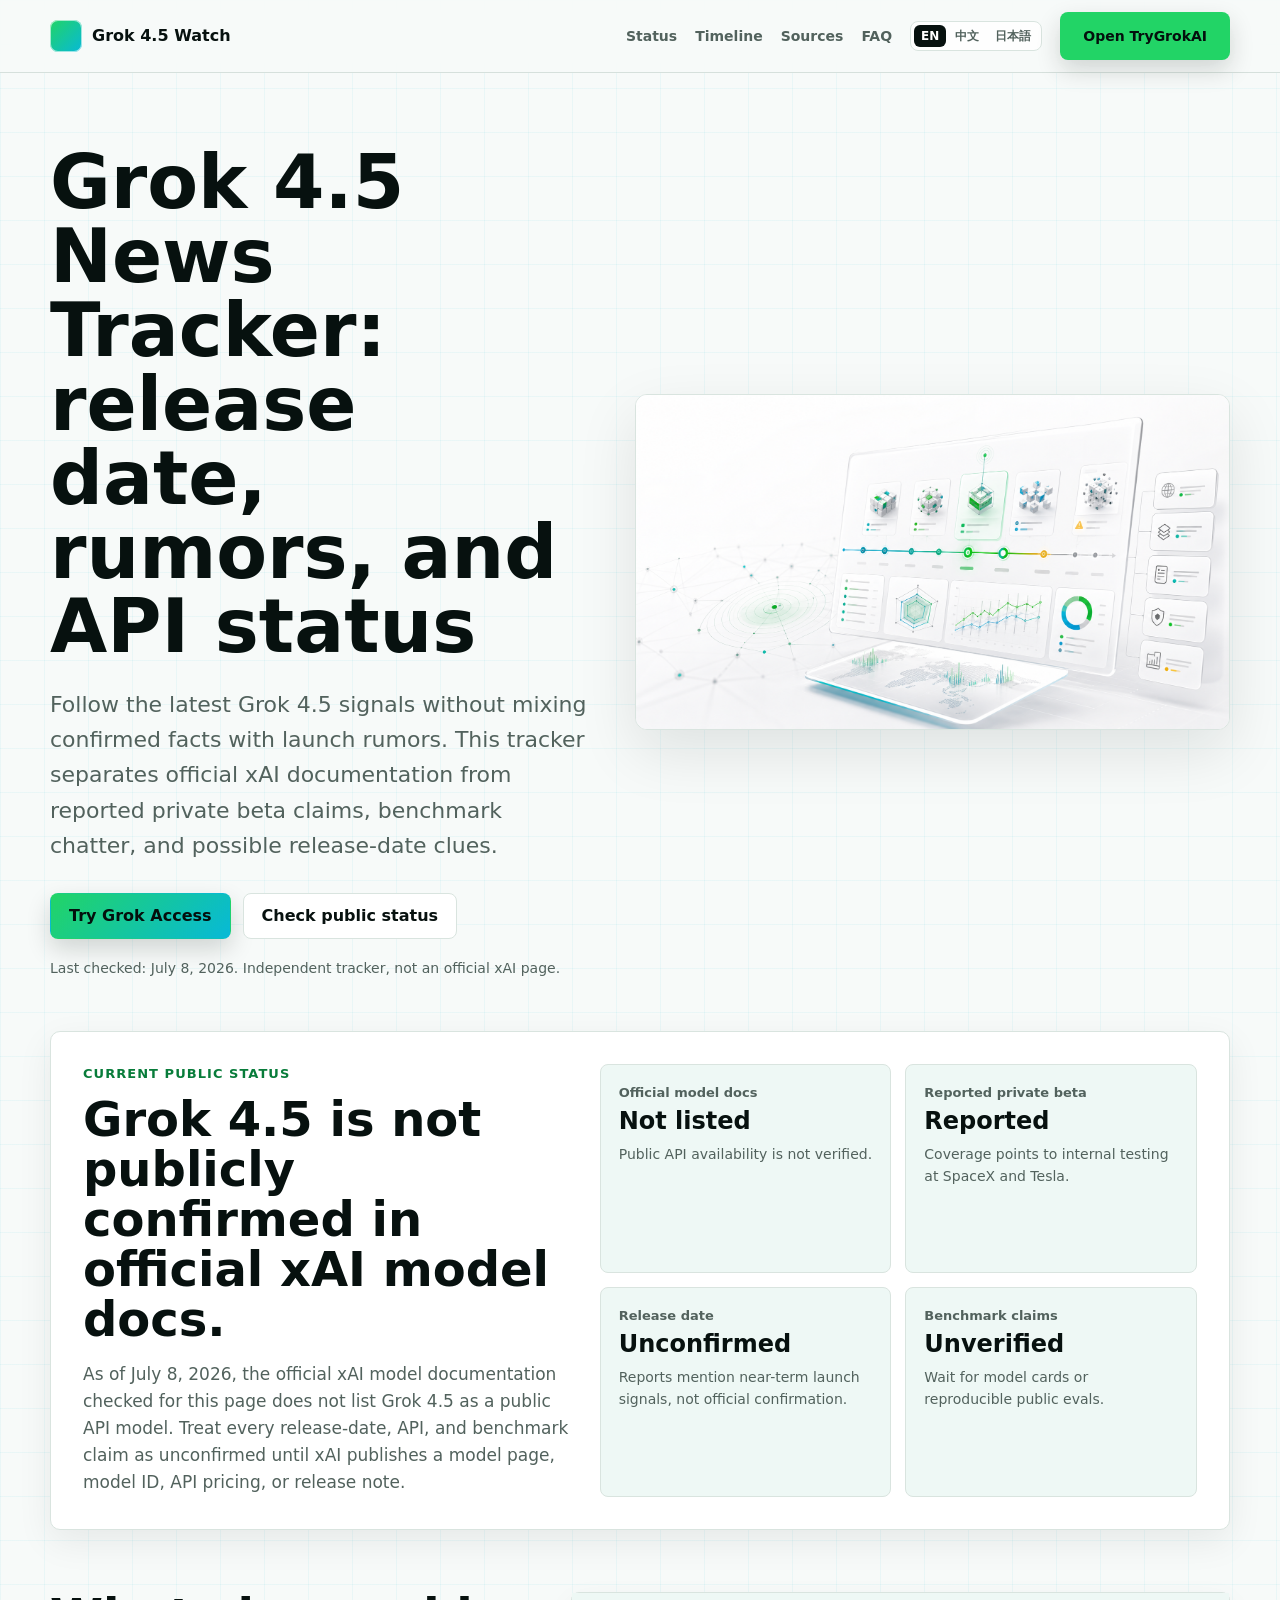
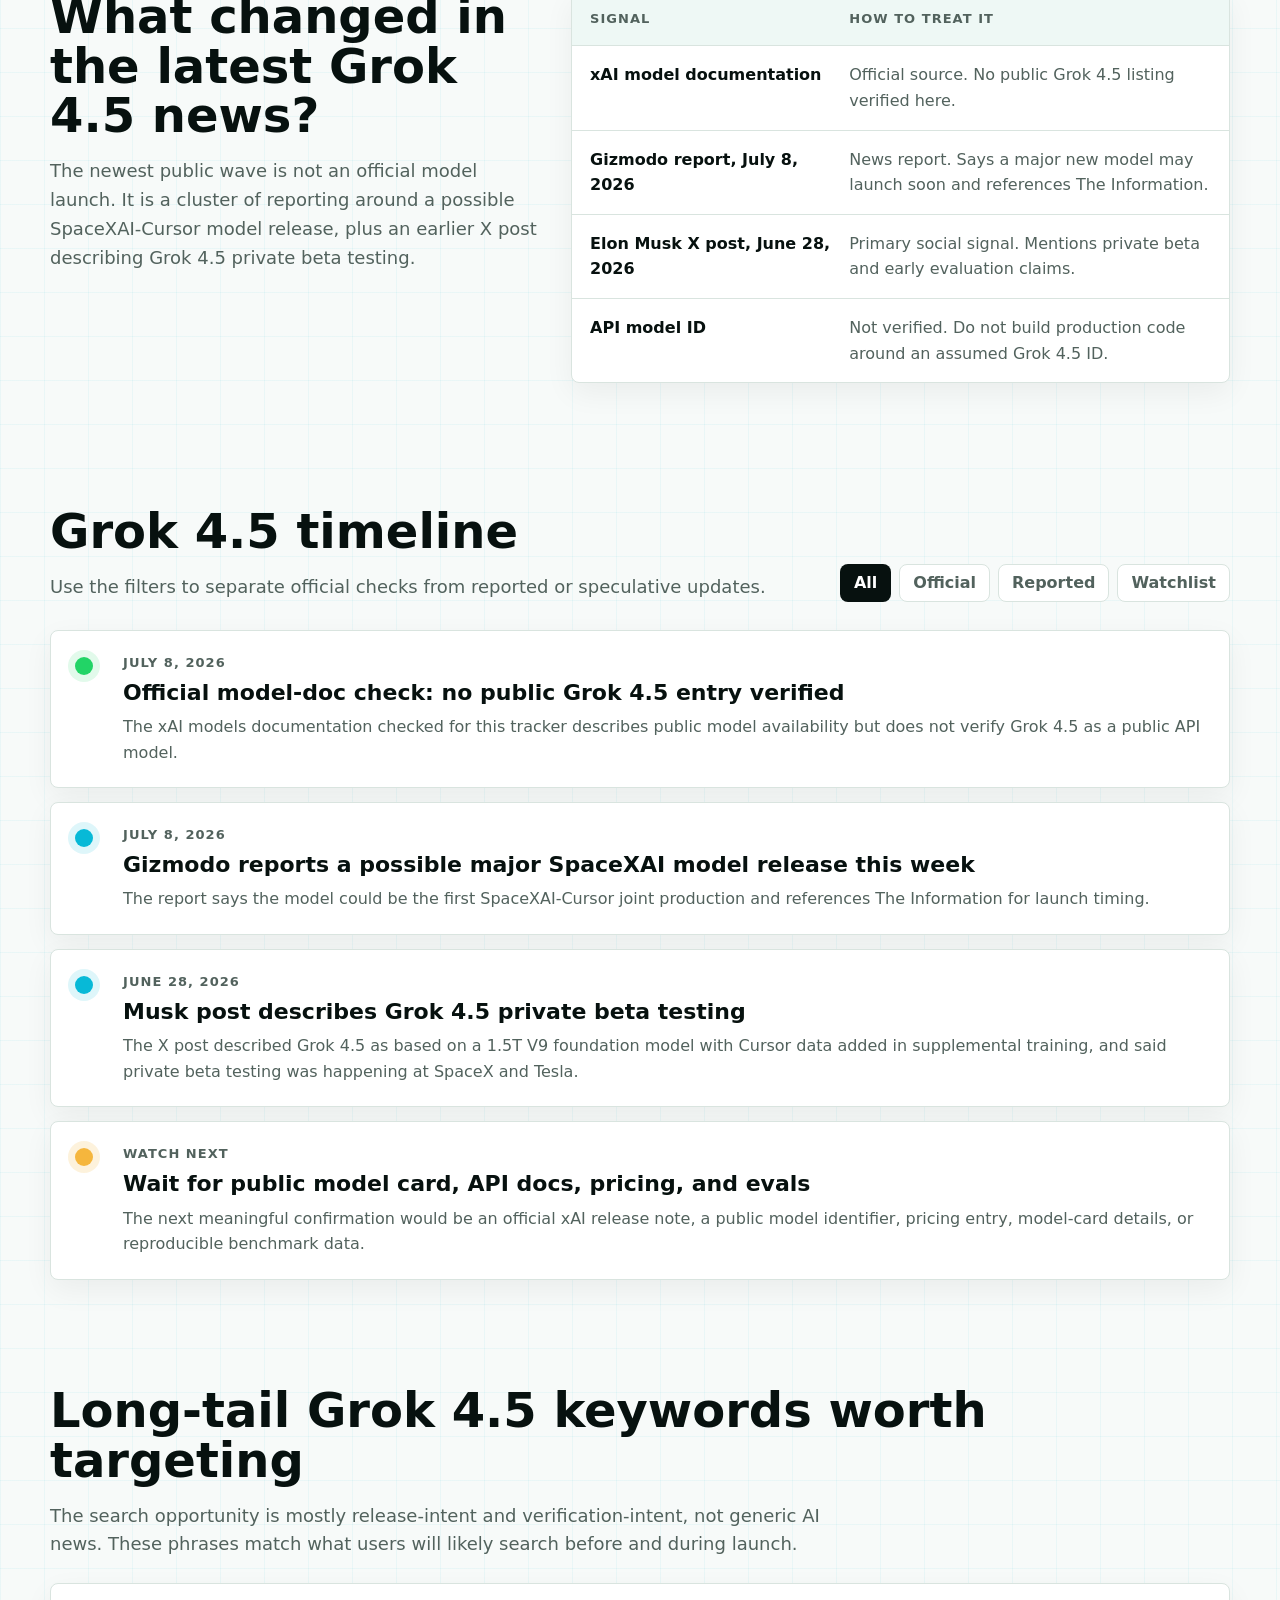
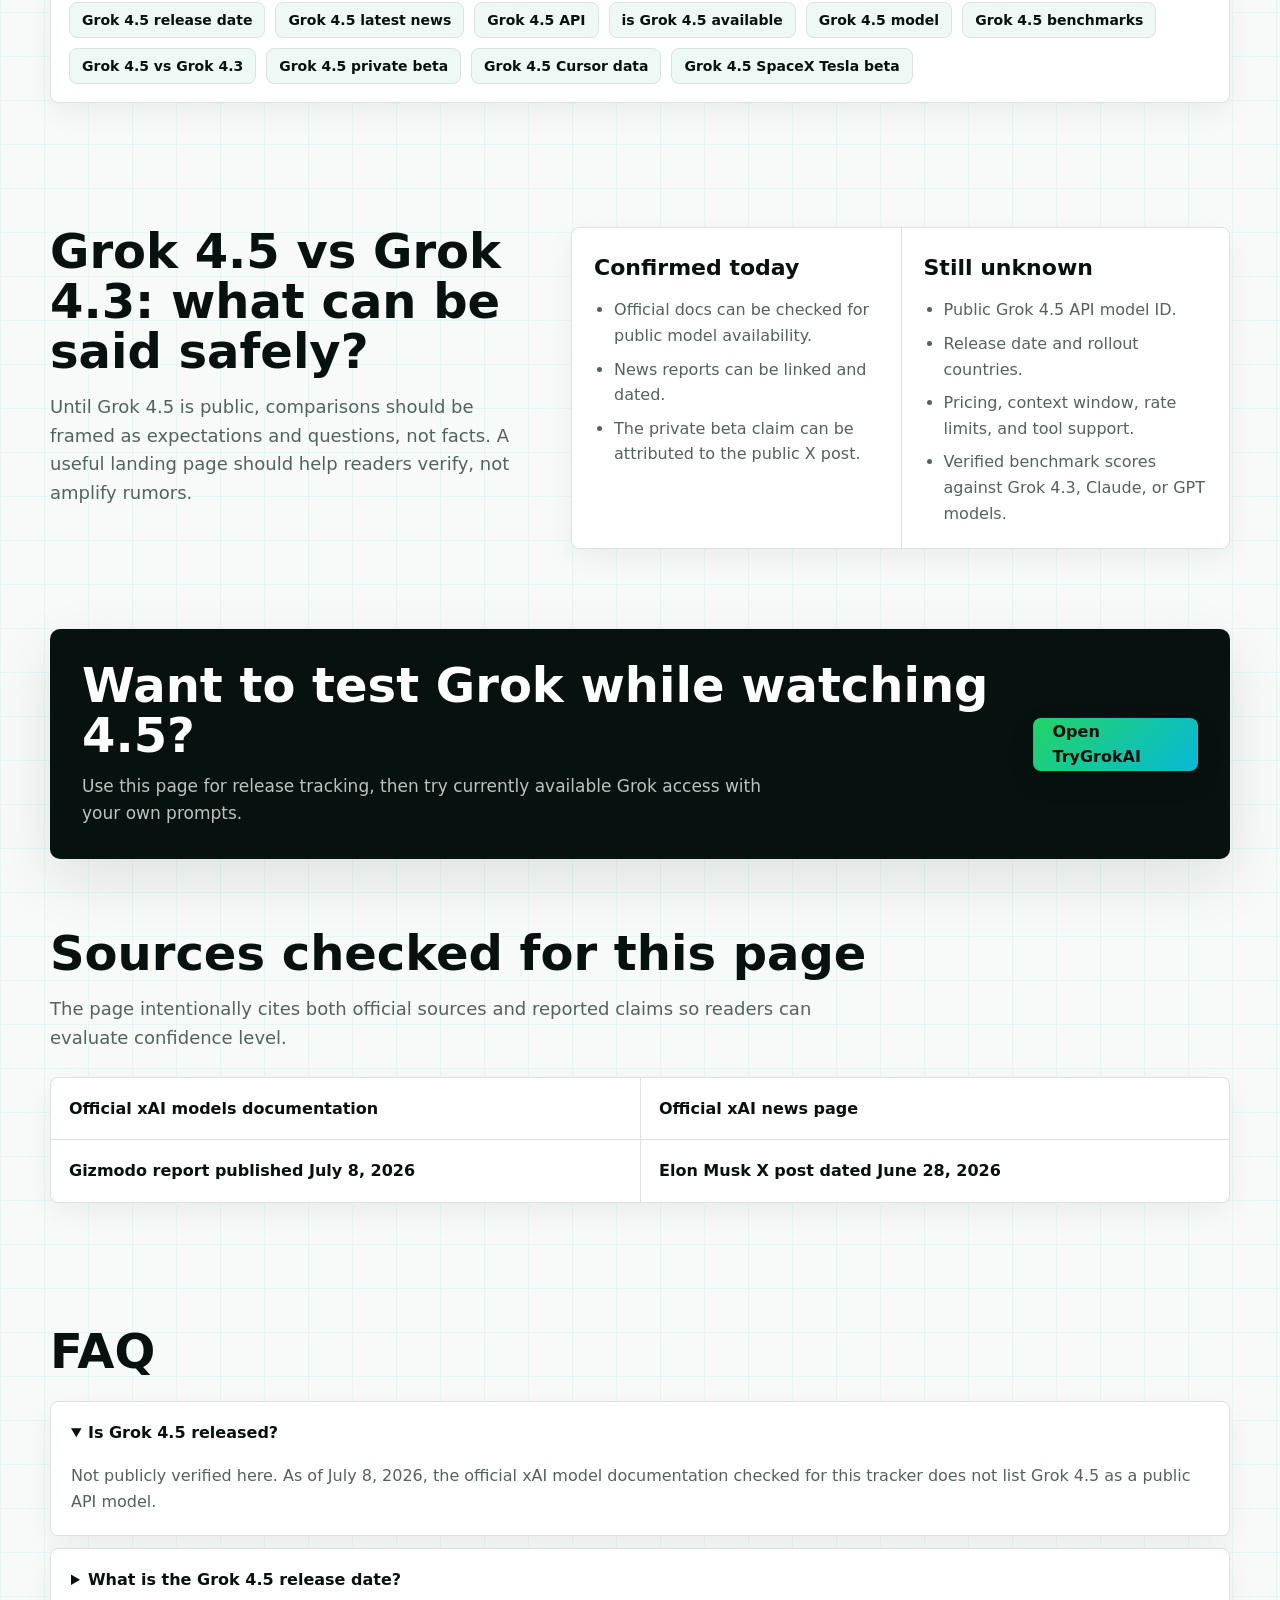
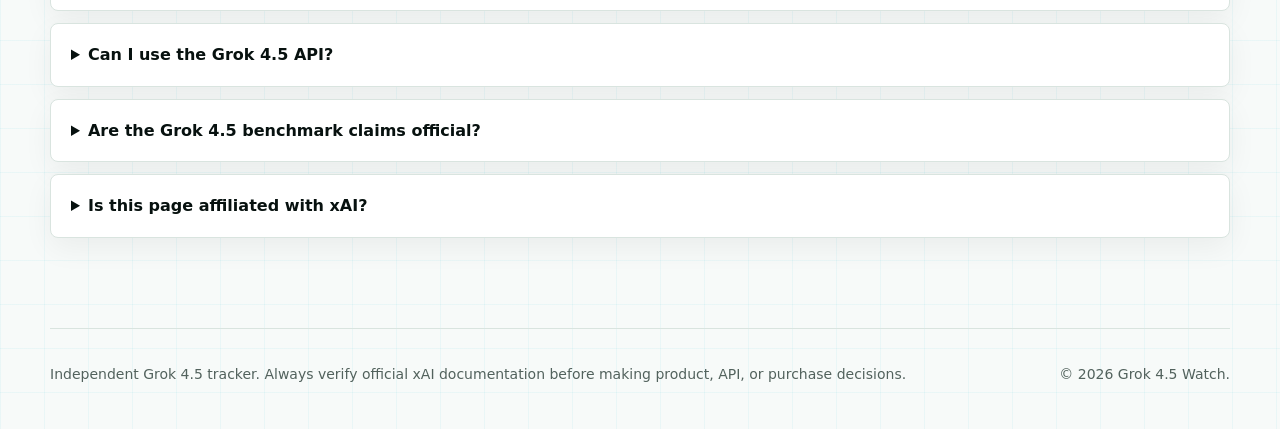
<file: index.html>
<!doctype html>
<html lang="en-US">
<head>
  <meta charset="utf-8">
  <meta name="viewport" content="width=device-width, initial-scale=1">
  <title>Grok 4.5 News Tracker: Release Date, Rumors, API Status</title>
  <meta name="description" content="Track the latest Grok 4.5 news, release date signals, API availability, benchmark rumors, and official xAI model status with clearly separated sources.">
  <meta name="robots" content="index,follow">
  <link rel="canonical" href="https://xianyu110.github.io/grok-4-5-news/">
  <link rel="alternate" hreflang="en-US" href="https://xianyu110.github.io/grok-4-5-news/">
  <link rel="alternate" hreflang="zh-CN" href="https://xianyu110.github.io/grok-4-5-news/zh-cn/">
  <link rel="alternate" hreflang="ja" href="https://xianyu110.github.io/grok-4-5-news/ja/">
  <link rel="alternate" hreflang="x-default" href="https://xianyu110.github.io/grok-4-5-news/">
  <meta property="og:title" content="Grok 4.5 News Tracker">
  <meta property="og:description" content="Latest Grok 4.5 release date watch, API status, benchmark rumors, and official-source checks.">
  <meta property="og:type" content="website">
  <meta property="og:url" content="https://xianyu110.github.io/grok-4-5-news/">
  <meta property="og:locale" content="en_US">
  <meta property="og:locale:alternate" content="zh_CN">
  <meta property="og:locale:alternate" content="ja_JP">
  <meta property="og:image" content="https://xianyu110.github.io/grok-4-5-news/assets/hero.png">
  <meta name="twitter:card" content="summary_large_image">
  <meta name="twitter:title" content="Grok 4.5 News Tracker">
  <meta name="twitter:description" content="Track Grok 4.5 release date signals, API availability, benchmark rumors, and official xAI status.">
  <meta name="twitter:image" content="https://xianyu110.github.io/grok-4-5-news/assets/hero.png">
  <link rel="icon" href="favicon.svg" type="image/svg+xml">
  <link rel="stylesheet" href="styles.css">
  <script type="application/ld+json">
  {
    "@context": "https://schema.org",
    "@type": "WebPage",
    "name": "Grok 4.5 News Tracker",
    "url": "https://xianyu110.github.io/grok-4-5-news/",
    "description": "A source-separated tracker for Grok 4.5 release date news, API availability, benchmark rumors, and official model status.",
    "dateModified": "2026-07-08",
    "about": [
      {"@type": "Thing", "name": "Grok 4.5"},
      {"@type": "Thing", "name": "xAI"},
      {"@type": "Thing", "name": "AI model release"}
    ]
  }
  </script>
  <script type="application/ld+json">
  {
    "@context": "https://schema.org",
    "@type": "FAQPage",
    "mainEntity": [
      {"@type": "Question", "name": "Is Grok 4.5 released?", "acceptedAnswer": {"@type": "Answer", "text": "As of July 8, 2026, Grok 4.5 has not been listed as a public API model in the official xAI model documentation checked for this tracker."}},
      {"@type": "Question", "name": "What is the Grok 4.5 release date?", "acceptedAnswer": {"@type": "Answer", "text": "There is no official public release date on the xAI news or model pages checked for this tracker. Reports point to private beta testing and possible near-term release signals, but those should be treated as reporting or rumor until xAI publishes an official update."}},
      {"@type": "Question", "name": "Can I use the Grok 4.5 API?", "acceptedAnswer": {"@type": "Answer", "text": "No public Grok 4.5 API model ID has been verified in official xAI documentation as of this tracker update."}},
      {"@type": "Question", "name": "How should Grok 4.5 benchmark claims be read?", "acceptedAnswer": {"@type": "Answer", "text": "Treat benchmark claims as unverified until they are backed by official model cards, public eval data, or reproducible third-party tests."}},
      {"@type": "Question", "name": "Is this page affiliated with xAI?", "acceptedAnswer": {"@type": "Answer", "text": "No. This is an independent news and release-status tracker. Grok, xAI, SpaceX, Tesla, Cursor, Claude, OpenAI, and related marks belong to their owners."}}
    ]
  }
  </script>
</head>
<body>
  <header class="site-header">
    <nav class="nav" aria-label="Main navigation">
      <a class="brand" href="#top">
        <span class="brand-mark" aria-hidden="true"></span>
        <span>Grok 4.5 Watch</span>
      </a>
      <div class="nav-links">
        <a href="#status">Status</a>
        <a href="#timeline">Timeline</a>
        <a href="#sources">Sources</a>
        <a href="#faq">FAQ</a>
        <span class="language-switch" aria-label="Language versions">
          <a aria-current="page" href="./">EN</a>
          <a href="zh-cn/">中文</a>
          <a href="ja/">日本語</a>
        </span>
        <a class="button top-cta" href="https://trygrokai.asia/list/" rel="nofollow sponsored">Open TryGrokAI</a>
      </div>
    </nav>
  </header>

  <main id="top">
    <section class="hero" aria-labelledby="hero-title">
      <div class="hero-copy">
        <h1 id="hero-title">Grok 4.5 News Tracker: release date, rumors, and API status</h1>
        <p>Follow the latest Grok 4.5 signals without mixing confirmed facts with launch rumors. This tracker separates official xAI documentation from reported private beta claims, benchmark chatter, and possible release-date clues.</p>
        <div class="hero-actions">
          <a class="button primary" href="https://trygrokai.asia/list/" rel="nofollow sponsored">Try Grok Access</a>
          <a class="button secondary" href="#status">Check public status</a>
        </div>
        <p class="hero-note">Last checked: <time datetime="2026-07-08">July 8, 2026</time>. Independent tracker, not an official xAI page.</p>
      </div>
      <figure class="hero-media" aria-label="AI release tracker dashboard illustration">
        <img src="assets/hero.png" alt="Abstract AI model release tracker dashboard with status cards, timeline, radar, and benchmark charts">
      </figure>
    </section>

    <section class="status-band" id="status">
      <div class="status-main">
        <span class="label">Current public status</span>
        <h2>Grok 4.5 is not publicly confirmed in official xAI model docs.</h2>
        <p>As of July 8, 2026, the official xAI model documentation checked for this page does not list Grok 4.5 as a public API model. Treat every release-date, API, and benchmark claim as unconfirmed until xAI publishes a model page, model ID, API pricing, or release note.</p>
      </div>
      <div class="status-grid">
        <div class="status-card">
          <span>Official model docs</span>
          <strong>Not listed</strong>
          <p>Public API availability is not verified.</p>
        </div>
        <div class="status-card">
          <span>Reported private beta</span>
          <strong>Reported</strong>
          <p>Coverage points to internal testing at SpaceX and Tesla.</p>
        </div>
        <div class="status-card">
          <span>Release date</span>
          <strong>Unconfirmed</strong>
          <p>Reports mention near-term launch signals, not official confirmation.</p>
        </div>
        <div class="status-card">
          <span>Benchmark claims</span>
          <strong>Unverified</strong>
          <p>Wait for model cards or reproducible public evals.</p>
        </div>
      </div>
    </section>

    <section class="section split">
      <div>
        <h2>What changed in the latest Grok 4.5 news?</h2>
        <p class="section-lede">The newest public wave is not an official model launch. It is a cluster of reporting around a possible SpaceXAI-Cursor model release, plus an earlier X post describing Grok 4.5 private beta testing.</p>
      </div>
      <div class="fact-table" role="table" aria-label="Official facts versus reported claims">
        <div role="row" class="fact-row header">
          <span role="columnheader">Signal</span>
          <span role="columnheader">How to treat it</span>
        </div>
        <div role="row" class="fact-row">
          <span role="cell">xAI model documentation</span>
          <span role="cell">Official source. No public Grok 4.5 listing verified here.</span>
        </div>
        <div role="row" class="fact-row">
          <span role="cell">Gizmodo report, July 8, 2026</span>
          <span role="cell">News report. Says a major new model may launch soon and references The Information.</span>
        </div>
        <div role="row" class="fact-row">
          <span role="cell">Elon Musk X post, June 28, 2026</span>
          <span role="cell">Primary social signal. Mentions private beta and early evaluation claims.</span>
        </div>
        <div role="row" class="fact-row">
          <span role="cell">API model ID</span>
          <span role="cell">Not verified. Do not build production code around an assumed Grok 4.5 ID.</span>
        </div>
      </div>
    </section>

    <section class="section" id="timeline">
      <div class="section-head">
        <div>
          <h2>Grok 4.5 timeline</h2>
          <p class="section-lede">Use the filters to separate official checks from reported or speculative updates.</p>
        </div>
        <div class="filter-group" aria-label="Timeline filters">
          <button class="filter active" type="button" data-filter="all">All</button>
          <button class="filter" type="button" data-filter="official">Official</button>
          <button class="filter" type="button" data-filter="reported">Reported</button>
          <button class="filter" type="button" data-filter="watch">Watchlist</button>
        </div>
      </div>
      <div class="timeline">
        <article class="event" data-kind="official">
          <time datetime="2026-07-08">July 8, 2026</time>
          <h3>Official model-doc check: no public Grok 4.5 entry verified</h3>
          <p>The xAI models documentation checked for this tracker describes public model availability but does not verify Grok 4.5 as a public API model.</p>
        </article>
        <article class="event" data-kind="reported">
          <time datetime="2026-07-08">July 8, 2026</time>
          <h3>Gizmodo reports a possible major SpaceXAI model release this week</h3>
          <p>The report says the model could be the first SpaceXAI-Cursor joint production and references The Information for launch timing.</p>
        </article>
        <article class="event" data-kind="reported">
          <time datetime="2026-06-28">June 28, 2026</time>
          <h3>Musk post describes Grok 4.5 private beta testing</h3>
          <p>The X post described Grok 4.5 as based on a 1.5T V9 foundation model with Cursor data added in supplemental training, and said private beta testing was happening at SpaceX and Tesla.</p>
        </article>
        <article class="event" data-kind="watch">
          <time datetime="2026-07-08">Watch next</time>
          <h3>Wait for public model card, API docs, pricing, and evals</h3>
          <p>The next meaningful confirmation would be an official xAI release note, a public model identifier, pricing entry, model-card details, or reproducible benchmark data.</p>
        </article>
      </div>
    </section>

    <section class="section keyword-section">
      <h2>Long-tail Grok 4.5 keywords worth targeting</h2>
      <p class="section-lede">The search opportunity is mostly release-intent and verification-intent, not generic AI news. These phrases match what users will likely search before and during launch.</p>
      <div class="keyword-grid">
        <span>Grok 4.5 release date</span>
        <span>Grok 4.5 latest news</span>
        <span>Grok 4.5 API</span>
        <span>is Grok 4.5 available</span>
        <span>Grok 4.5 model</span>
        <span>Grok 4.5 benchmarks</span>
        <span>Grok 4.5 vs Grok 4.3</span>
        <span>Grok 4.5 private beta</span>
        <span>Grok 4.5 Cursor data</span>
        <span>Grok 4.5 SpaceX Tesla beta</span>
      </div>
    </section>

    <section class="section split">
      <div>
        <h2>Grok 4.5 vs Grok 4.3: what can be said safely?</h2>
        <p class="section-lede">Until Grok 4.5 is public, comparisons should be framed as expectations and questions, not facts. A useful landing page should help readers verify, not amplify rumors.</p>
      </div>
      <div class="comparison">
        <div>
          <h3>Confirmed today</h3>
          <ul>
            <li>Official docs can be checked for public model availability.</li>
            <li>News reports can be linked and dated.</li>
            <li>The private beta claim can be attributed to the public X post.</li>
          </ul>
        </div>
        <div>
          <h3>Still unknown</h3>
          <ul>
            <li>Public Grok 4.5 API model ID.</li>
            <li>Release date and rollout countries.</li>
            <li>Pricing, context window, rate limits, and tool support.</li>
            <li>Verified benchmark scores against Grok 4.3, Claude, or GPT models.</li>
          </ul>
        </div>
      </div>
    </section>

    <section class="cta-band">
      <div>
        <h2>Want to test Grok while watching 4.5?</h2>
        <p>Use this page for release tracking, then try currently available Grok access with your own prompts.</p>
      </div>
      <a class="button primary" href="https://trygrokai.asia/list/" rel="nofollow sponsored">Open TryGrokAI</a>
    </section>

    <section class="section" id="sources">
      <h2>Sources checked for this page</h2>
      <p class="section-lede">The page intentionally cites both official sources and reported claims so readers can evaluate confidence level.</p>
      <div class="source-list">
        <a href="https://docs.x.ai/developers/models">Official xAI models documentation</a>
        <a href="https://x.ai/news">Official xAI news page</a>
        <a href="https://gizmodo.com/spacexai-will-reportedly-release-a-major-new-ai-model-this-week-2000782710">Gizmodo report published July 8, 2026</a>
        <a href="https://x.com/elonmusk/status/2071184354756477041">Elon Musk X post dated June 28, 2026</a>
      </div>
    </section>

    <section class="section" id="faq">
      <h2>FAQ</h2>
      <div class="faq-list">
        <details class="faq-item" open>
          <summary>Is Grok 4.5 released?</summary>
          <p>Not publicly verified here. As of July 8, 2026, the official xAI model documentation checked for this tracker does not list Grok 4.5 as a public API model.</p>
        </details>
        <details class="faq-item">
          <summary>What is the Grok 4.5 release date?</summary>
          <p>No official public release date is confirmed on the xAI pages checked here. Current coverage should be treated as reporting and release-watch material.</p>
        </details>
        <details class="faq-item">
          <summary>Can I use the Grok 4.5 API?</summary>
          <p>No public Grok 4.5 API model ID has been verified in official xAI documentation for this update. Do not hard-code a speculative model name into production systems.</p>
        </details>
        <details class="faq-item">
          <summary>Are the Grok 4.5 benchmark claims official?</summary>
          <p>The visible claims are not enough for a verified benchmark table. Wait for official model cards, published eval methodology, or reproducible third-party tests.</p>
        </details>
        <details class="faq-item">
          <summary>Is this page affiliated with xAI?</summary>
          <p>No. This is an independent landing page and news tracker. All company and model names belong to their respective owners.</p>
        </details>
      </div>
    </section>
  </main>

  <footer class="footer">
    <p>Independent Grok 4.5 tracker. Always verify official xAI documentation before making product, API, or purchase decisions.</p>
    <p>&copy; <span data-year></span> Grok 4.5 Watch.</p>
  </footer>

  <script src="script.js"></script>
</body>
</html>
</file>
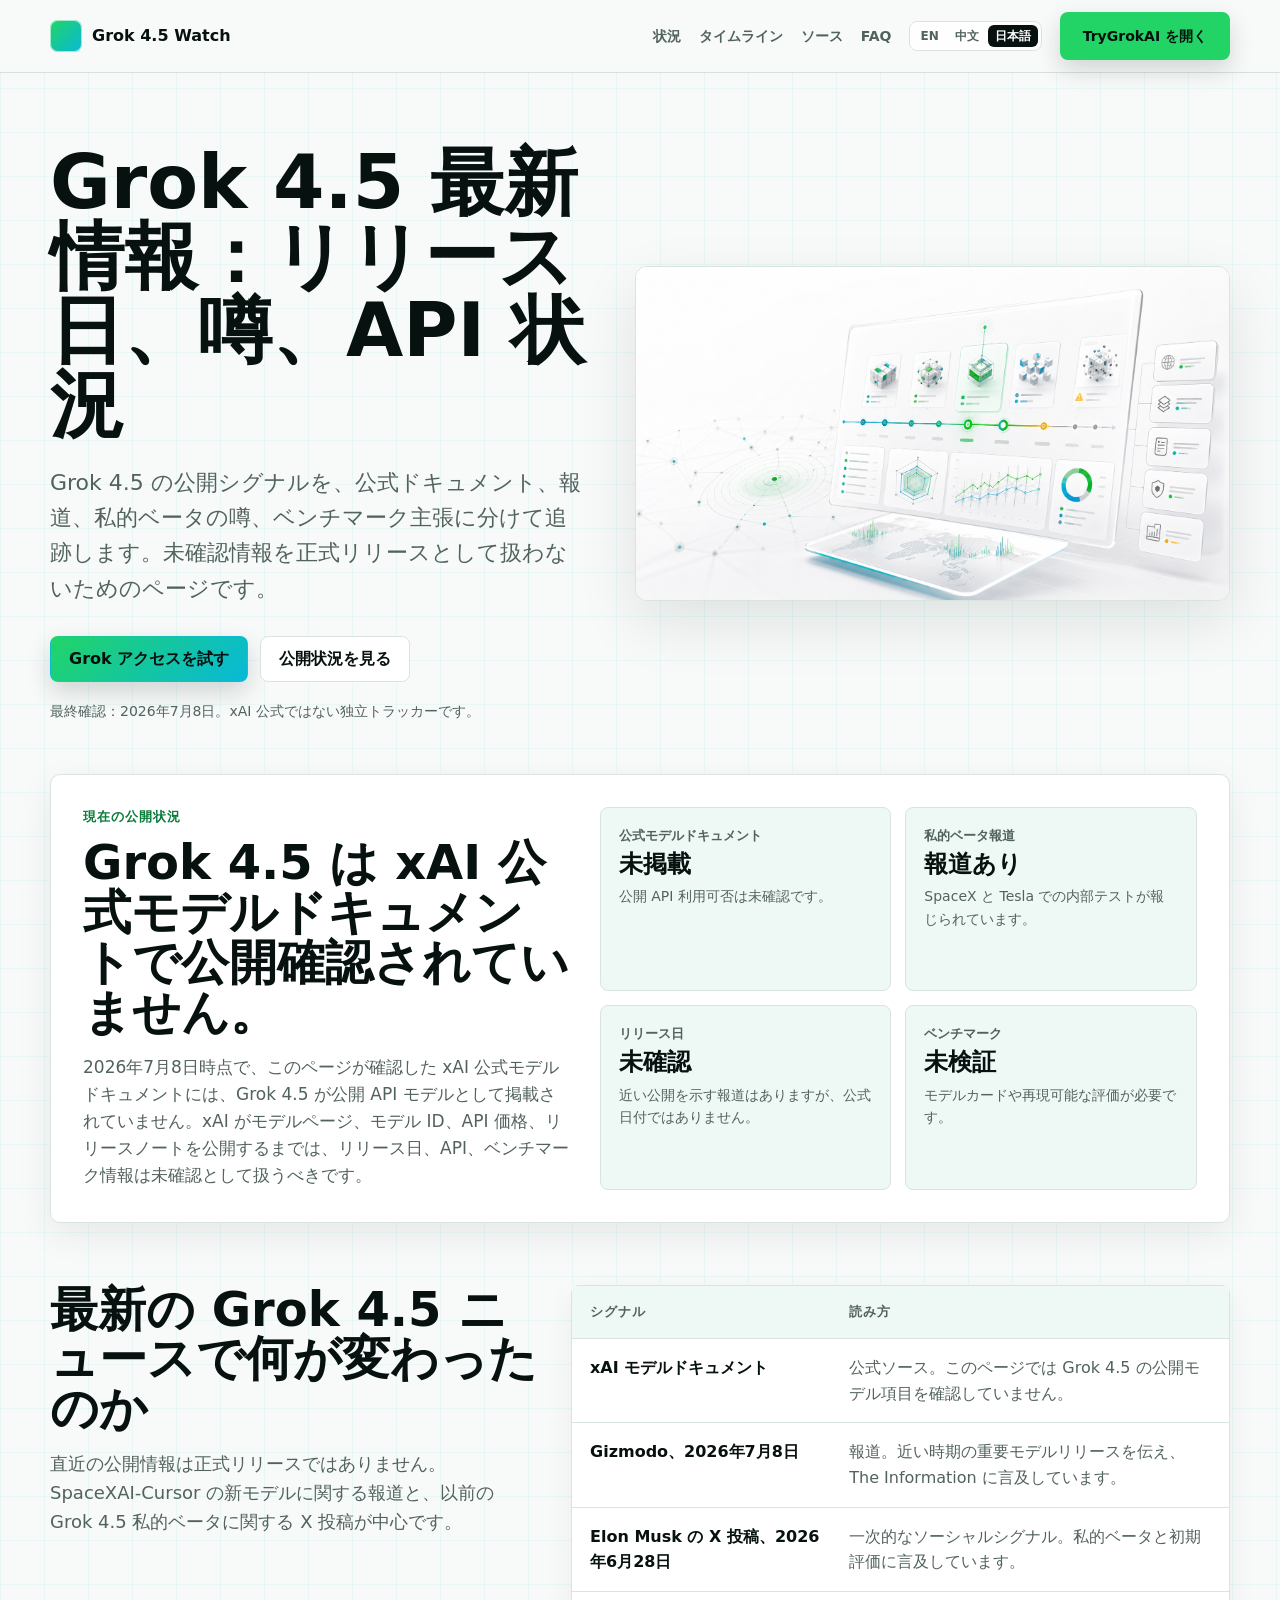
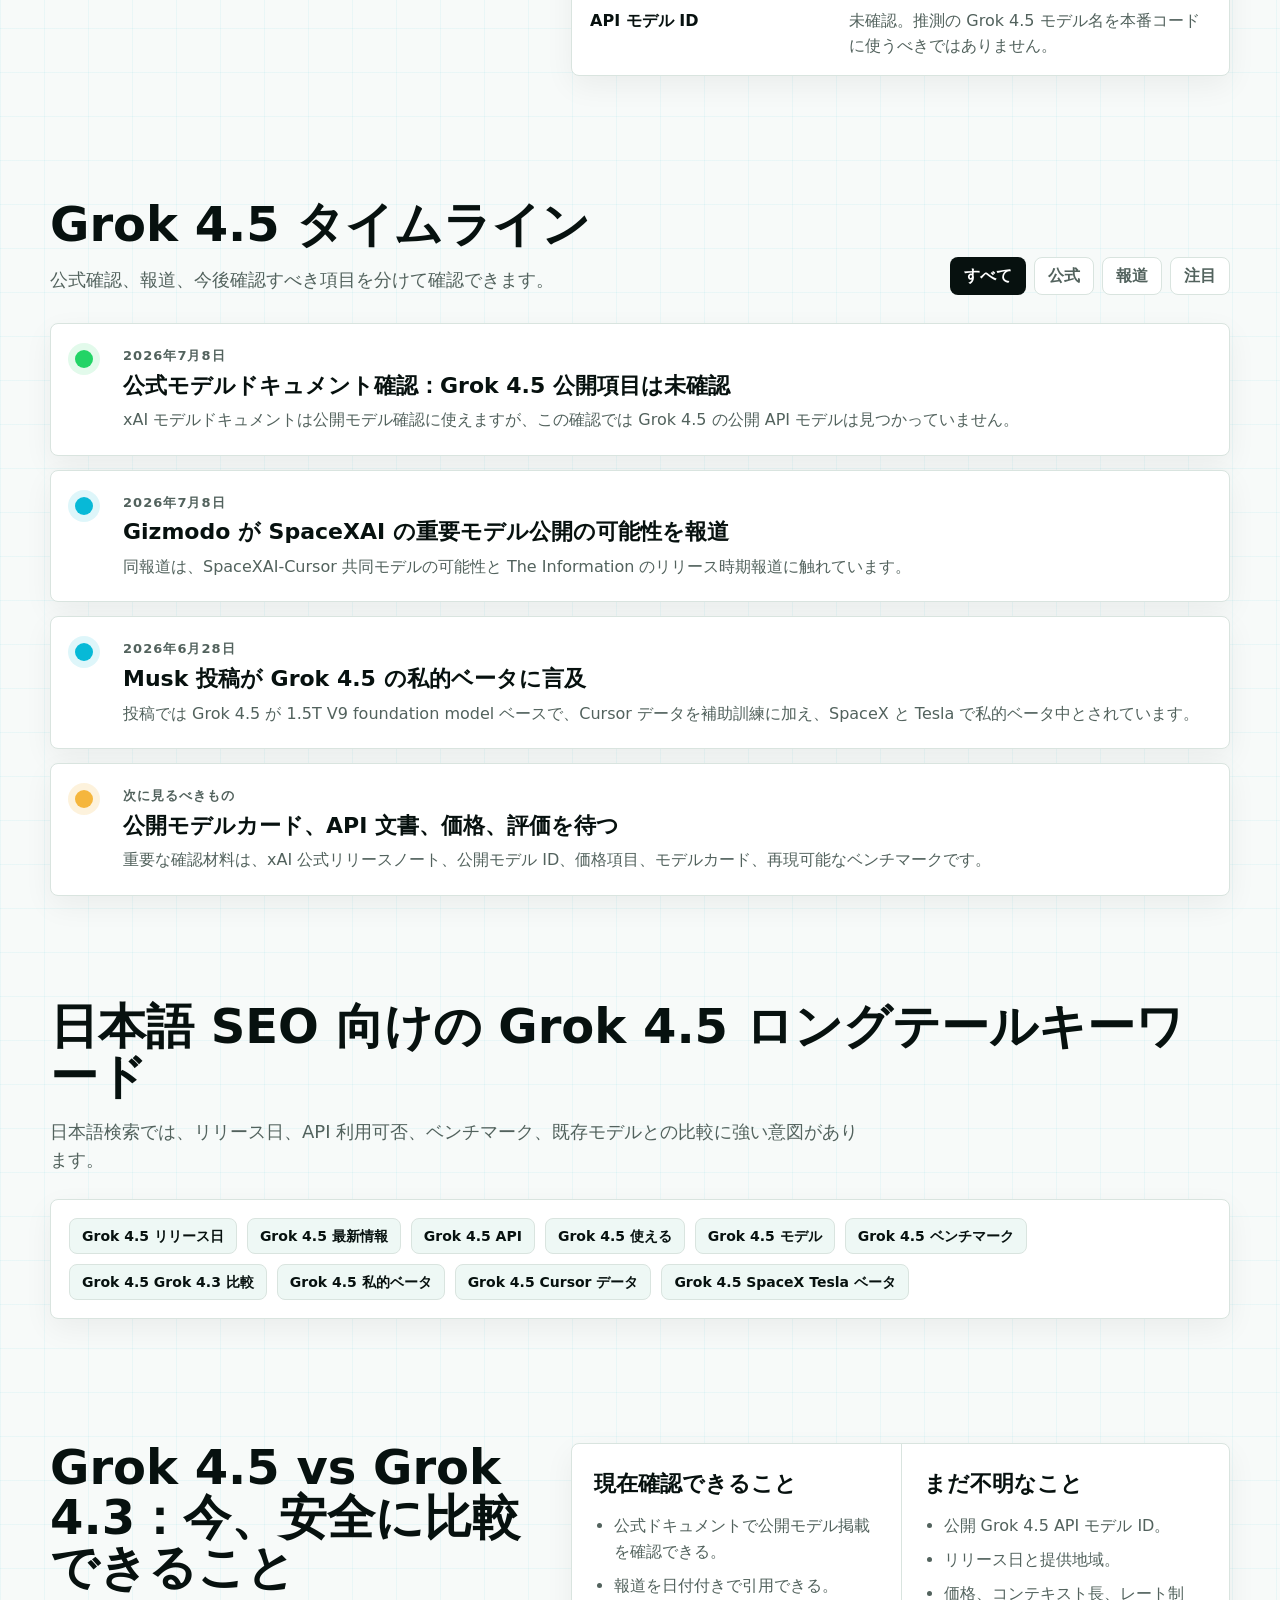
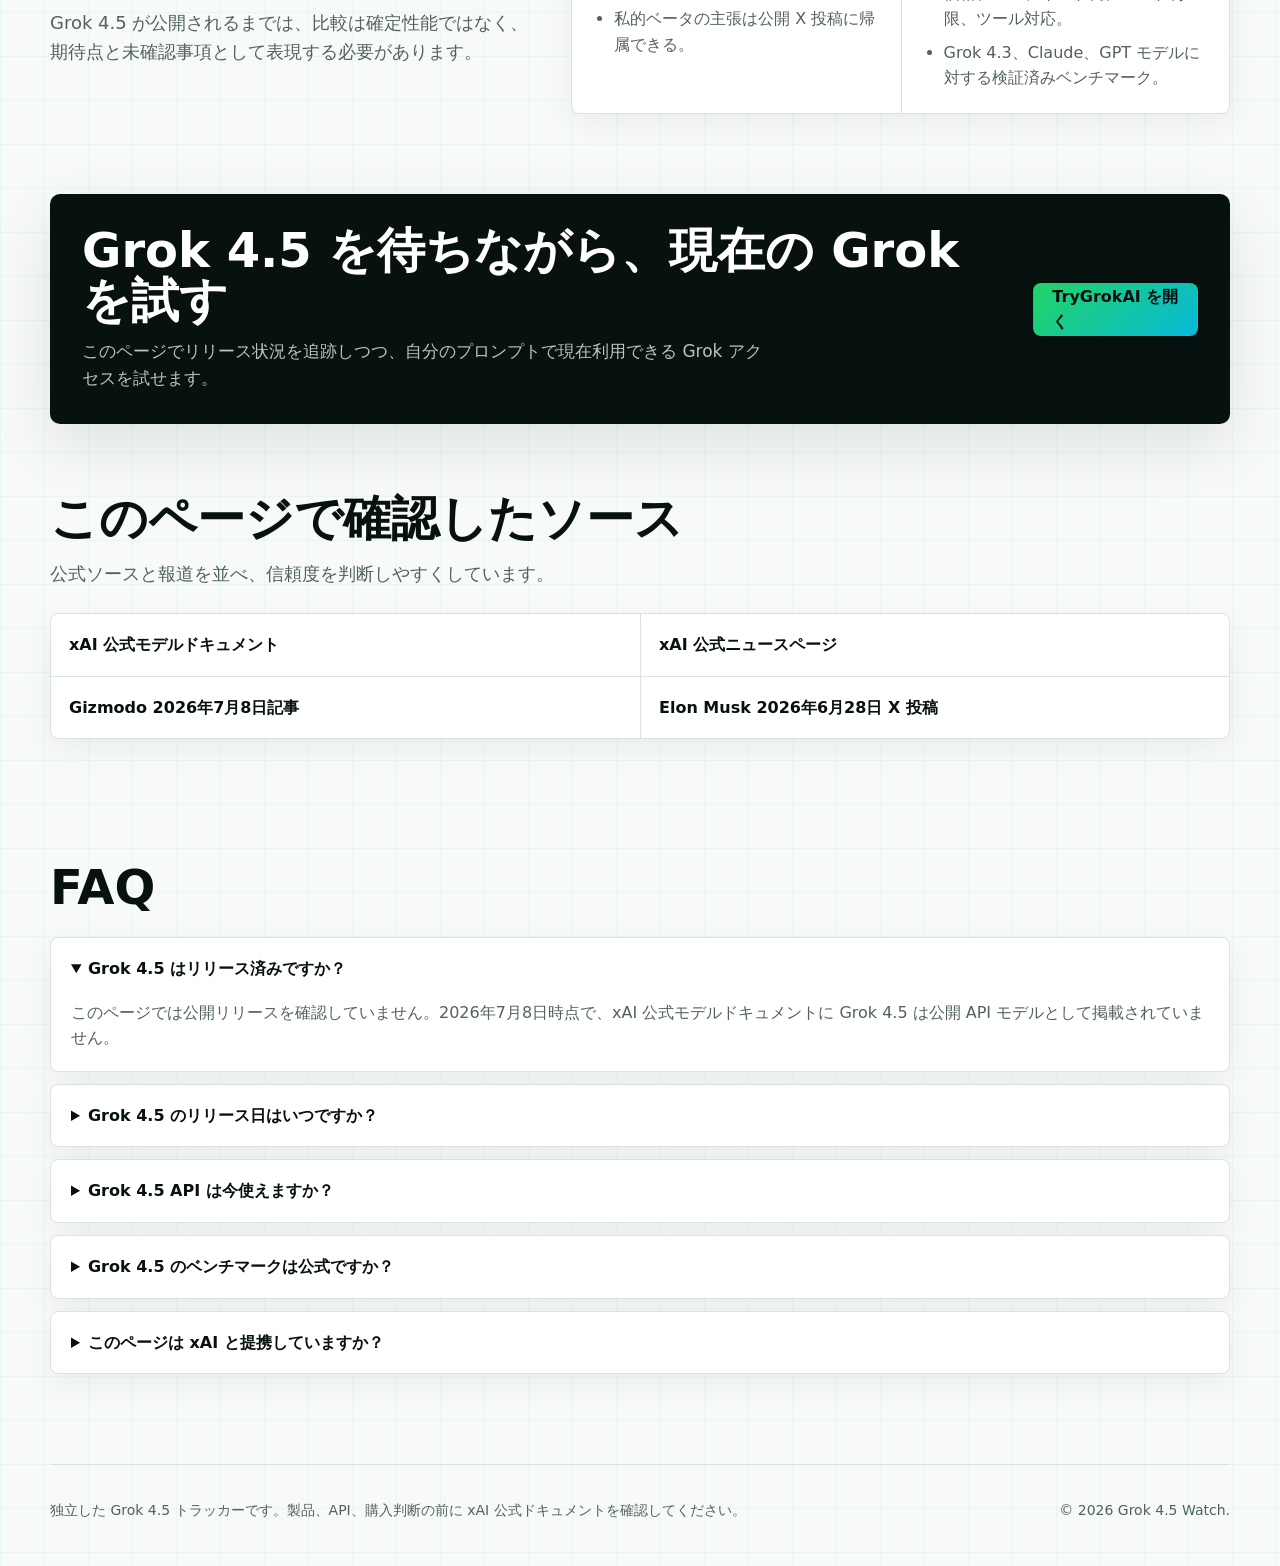
<file: ja/index.html>
<!doctype html>
<html lang="ja">
<head>
  <meta charset="utf-8">
  <meta name="viewport" content="width=device-width, initial-scale=1">
  <title>Grok 4.5 最新情報：リリース日、API 状況、噂の追跡</title>
  <meta name="description" content="Grok 4.5 の最新ニュース、リリース日、API 利用可否、ベンチマークの噂、xAI 公式モデル状況を公式情報と報道に分けて追跡します。">
  <meta name="robots" content="index,follow">
  <link rel="canonical" href="https://xianyu110.github.io/grok-4-5-news/ja/">
  <link rel="alternate" hreflang="en-US" href="https://xianyu110.github.io/grok-4-5-news/">
  <link rel="alternate" hreflang="zh-CN" href="https://xianyu110.github.io/grok-4-5-news/zh-cn/">
  <link rel="alternate" hreflang="ja" href="https://xianyu110.github.io/grok-4-5-news/ja/">
  <link rel="alternate" hreflang="x-default" href="https://xianyu110.github.io/grok-4-5-news/">
  <meta property="og:title" content="Grok 4.5 最新情報トラッカー">
  <meta property="og:description" content="Grok 4.5 のリリース日、API 状況、ベンチマークの噂、公式確認を追跡します。">
  <meta property="og:type" content="website">
  <meta property="og:url" content="https://xianyu110.github.io/grok-4-5-news/ja/">
  <meta property="og:locale" content="ja_JP">
  <meta property="og:locale:alternate" content="en_US">
  <meta property="og:locale:alternate" content="zh_CN">
  <meta property="og:image" content="https://xianyu110.github.io/grok-4-5-news/assets/hero.png">
  <meta name="twitter:card" content="summary_large_image">
  <meta name="twitter:title" content="Grok 4.5 最新情報トラッカー">
  <meta name="twitter:description" content="Grok 4.5 のリリース日、API 状況、ベンチマークの噂、公式ソースを確認。">
  <meta name="twitter:image" content="https://xianyu110.github.io/grok-4-5-news/assets/hero.png">
  <link rel="icon" href="../favicon.svg" type="image/svg+xml">
  <link rel="stylesheet" href="../styles.css">
  <script type="application/ld+json">
  {
    "@context": "https://schema.org",
    "@type": "WebPage",
    "name": "Grok 4.5 最新情報トラッカー",
    "url": "https://xianyu110.github.io/grok-4-5-news/ja/",
    "description": "日本語ユーザー向けに Grok 4.5 のリリース日、API 状況、ベンチマークの噂、公式モデル状況を追跡するページです。",
    "inLanguage": "ja",
    "dateModified": "2026-07-08",
    "about": [
      {"@type": "Thing", "name": "Grok 4.5"},
      {"@type": "Thing", "name": "xAI"},
      {"@type": "Thing", "name": "AI モデルリリース"}
    ]
  }
  </script>
  <script type="application/ld+json">
  {
    "@context": "https://schema.org",
    "@type": "FAQPage",
    "inLanguage": "ja",
    "mainEntity": [
      {"@type": "Question", "name": "Grok 4.5 はリリース済みですか？", "acceptedAnswer": {"@type": "Answer", "text": "2026年7月8日時点で、このページが確認した xAI 公式モデルドキュメントには Grok 4.5 は公開 API モデルとして掲載されていません。"}},
      {"@type": "Question", "name": "Grok 4.5 のリリース日はいつですか？", "acceptedAnswer": {"@type": "Answer", "text": "xAI の公式ニュースページやモデルドキュメントでは公開リリース日は確認されていません。現在の情報は私的ベータや報道ベースの未確認シグナルとして扱うべきです。"}},
      {"@type": "Question", "name": "Grok 4.5 API は使えますか？", "acceptedAnswer": {"@type": "Answer", "text": "公式 xAI ドキュメント上で公開 Grok 4.5 API モデル ID は確認されていません。"}},
      {"@type": "Question", "name": "Grok 4.5 のベンチマーク情報は信頼できますか？", "acceptedAnswer": {"@type": "Answer", "text": "公式モデルカード、公開評価方法、再現可能な第三者テストが出るまでは、ベンチマーク情報は未検証として読むべきです。"}},
      {"@type": "Question", "name": "このページは xAI 公式ですか？", "acceptedAnswer": {"@type": "Answer", "text": "いいえ。このページは独立したニュースおよびリリース状況トラッカーです。"}}
    ]
  }
  </script>
</head>
<body>
  <header class="site-header">
    <nav class="nav" aria-label="メインナビゲーション">
      <a class="brand" href="#top">
        <span class="brand-mark" aria-hidden="true"></span>
        <span>Grok 4.5 Watch</span>
      </a>
      <div class="nav-links">
        <a href="#status">状況</a>
        <a href="#timeline">タイムライン</a>
        <a href="#sources">ソース</a>
        <a href="#faq">FAQ</a>
        <span class="language-switch" aria-label="言語版">
          <a href="../">EN</a>
          <a href="../zh-cn/">中文</a>
          <a aria-current="page" href="./">日本語</a>
        </span>
        <a class="button top-cta" href="https://trygrokai.asia/list/" rel="nofollow sponsored">TryGrokAI を開く</a>
      </div>
    </nav>
  </header>

  <main id="top">
    <section class="hero" aria-labelledby="hero-title">
      <div class="hero-copy">
        <h1 id="hero-title">Grok 4.5 最新情報：リリース日、噂、API 状況</h1>
        <p>Grok 4.5 の公開シグナルを、公式ドキュメント、報道、私的ベータの噂、ベンチマーク主張に分けて追跡します。未確認情報を正式リリースとして扱わないためのページです。</p>
        <div class="hero-actions">
          <a class="button primary" href="https://trygrokai.asia/list/" rel="nofollow sponsored">Grok アクセスを試す</a>
          <a class="button secondary" href="#status">公開状況を見る</a>
        </div>
        <p class="hero-note">最終確認：<time datetime="2026-07-08">2026年7月8日</time>。xAI 公式ではない独立トラッカーです。</p>
      </div>
      <figure class="hero-media" aria-label="AI モデルリリース追跡ダッシュボードのイラスト">
        <img src="../assets/hero.png" alt="状態カード、タイムライン、レーダー、グラフを含む抽象的な AI モデルリリース追跡ダッシュボード">
      </figure>
    </section>

    <section class="status-band" id="status">
      <div class="status-main">
        <span class="label">現在の公開状況</span>
        <h2>Grok 4.5 は xAI 公式モデルドキュメントで公開確認されていません。</h2>
        <p>2026年7月8日時点で、このページが確認した xAI 公式モデルドキュメントには、Grok 4.5 が公開 API モデルとして掲載されていません。xAI がモデルページ、モデル ID、API 価格、リリースノートを公開するまでは、リリース日、API、ベンチマーク情報は未確認として扱うべきです。</p>
      </div>
      <div class="status-grid">
        <div class="status-card">
          <span>公式モデルドキュメント</span>
          <strong>未掲載</strong>
          <p>公開 API 利用可否は未確認です。</p>
        </div>
        <div class="status-card">
          <span>私的ベータ報道</span>
          <strong>報道あり</strong>
          <p>SpaceX と Tesla での内部テストが報じられています。</p>
        </div>
        <div class="status-card">
          <span>リリース日</span>
          <strong>未確認</strong>
          <p>近い公開を示す報道はありますが、公式日付ではありません。</p>
        </div>
        <div class="status-card">
          <span>ベンチマーク</span>
          <strong>未検証</strong>
          <p>モデルカードや再現可能な評価が必要です。</p>
        </div>
      </div>
    </section>

    <section class="section split">
      <div>
        <h2>最新の Grok 4.5 ニュースで何が変わったのか</h2>
        <p class="section-lede">直近の公開情報は正式リリースではありません。SpaceXAI-Cursor の新モデルに関する報道と、以前の Grok 4.5 私的ベータに関する X 投稿が中心です。</p>
      </div>
      <div class="fact-table" role="table" aria-label="公式情報と報道の比較">
        <div role="row" class="fact-row header">
          <span role="columnheader">シグナル</span>
          <span role="columnheader">読み方</span>
        </div>
        <div role="row" class="fact-row">
          <span role="cell">xAI モデルドキュメント</span>
          <span role="cell">公式ソース。このページでは Grok 4.5 の公開モデル項目を確認していません。</span>
        </div>
        <div role="row" class="fact-row">
          <span role="cell">Gizmodo、2026年7月8日</span>
          <span role="cell">報道。近い時期の重要モデルリリースを伝え、The Information に言及しています。</span>
        </div>
        <div role="row" class="fact-row">
          <span role="cell">Elon Musk の X 投稿、2026年6月28日</span>
          <span role="cell">一次的なソーシャルシグナル。私的ベータと初期評価に言及しています。</span>
        </div>
        <div role="row" class="fact-row">
          <span role="cell">API モデル ID</span>
          <span role="cell">未確認。推測の Grok 4.5 モデル名を本番コードに使うべきではありません。</span>
        </div>
      </div>
    </section>

    <section class="section" id="timeline">
      <div class="section-head">
        <div>
          <h2>Grok 4.5 タイムライン</h2>
          <p class="section-lede">公式確認、報道、今後確認すべき項目を分けて確認できます。</p>
        </div>
        <div class="filter-group" aria-label="タイムラインフィルター">
          <button class="filter active" type="button" data-filter="all">すべて</button>
          <button class="filter" type="button" data-filter="official">公式</button>
          <button class="filter" type="button" data-filter="reported">報道</button>
          <button class="filter" type="button" data-filter="watch">注目</button>
        </div>
      </div>
      <div class="timeline">
        <article class="event" data-kind="official">
          <time datetime="2026-07-08">2026年7月8日</time>
          <h3>公式モデルドキュメント確認：Grok 4.5 公開項目は未確認</h3>
          <p>xAI モデルドキュメントは公開モデル確認に使えますが、この確認では Grok 4.5 の公開 API モデルは見つかっていません。</p>
        </article>
        <article class="event" data-kind="reported">
          <time datetime="2026-07-08">2026年7月8日</time>
          <h3>Gizmodo が SpaceXAI の重要モデル公開の可能性を報道</h3>
          <p>同報道は、SpaceXAI-Cursor 共同モデルの可能性と The Information のリリース時期報道に触れています。</p>
        </article>
        <article class="event" data-kind="reported">
          <time datetime="2026-06-28">2026年6月28日</time>
          <h3>Musk 投稿が Grok 4.5 の私的ベータに言及</h3>
          <p>投稿では Grok 4.5 が 1.5T V9 foundation model ベースで、Cursor データを補助訓練に加え、SpaceX と Tesla で私的ベータ中とされています。</p>
        </article>
        <article class="event" data-kind="watch">
          <time datetime="2026-07-08">次に見るべきもの</time>
          <h3>公開モデルカード、API 文書、価格、評価を待つ</h3>
          <p>重要な確認材料は、xAI 公式リリースノート、公開モデル ID、価格項目、モデルカード、再現可能なベンチマークです。</p>
        </article>
      </div>
    </section>

    <section class="section keyword-section">
      <h2>日本語 SEO 向けの Grok 4.5 ロングテールキーワード</h2>
      <p class="section-lede">日本語検索では、リリース日、API 利用可否、ベンチマーク、既存モデルとの比較に強い意図があります。</p>
      <div class="keyword-grid">
        <span>Grok 4.5 リリース日</span>
        <span>Grok 4.5 最新情報</span>
        <span>Grok 4.5 API</span>
        <span>Grok 4.5 使える</span>
        <span>Grok 4.5 モデル</span>
        <span>Grok 4.5 ベンチマーク</span>
        <span>Grok 4.5 Grok 4.3 比較</span>
        <span>Grok 4.5 私的ベータ</span>
        <span>Grok 4.5 Cursor データ</span>
        <span>Grok 4.5 SpaceX Tesla ベータ</span>
      </div>
    </section>

    <section class="section split">
      <div>
        <h2>Grok 4.5 vs Grok 4.3：今、安全に比較できること</h2>
        <p class="section-lede">Grok 4.5 が公開されるまでは、比較は確定性能ではなく、期待点と未確認事項として表現する必要があります。</p>
      </div>
      <div class="comparison">
        <div>
          <h3>現在確認できること</h3>
          <ul>
            <li>公式ドキュメントで公開モデル掲載を確認できる。</li>
            <li>報道を日付付きで引用できる。</li>
            <li>私的ベータの主張は公開 X 投稿に帰属できる。</li>
          </ul>
        </div>
        <div>
          <h3>まだ不明なこと</h3>
          <ul>
            <li>公開 Grok 4.5 API モデル ID。</li>
            <li>リリース日と提供地域。</li>
            <li>価格、コンテキスト長、レート制限、ツール対応。</li>
            <li>Grok 4.3、Claude、GPT モデルに対する検証済みベンチマーク。</li>
          </ul>
        </div>
      </div>
    </section>

    <section class="cta-band">
      <div>
        <h2>Grok 4.5 を待ちながら、現在の Grok を試す</h2>
        <p>このページでリリース状況を追跡しつつ、自分のプロンプトで現在利用できる Grok アクセスを試せます。</p>
      </div>
      <a class="button primary" href="https://trygrokai.asia/list/" rel="nofollow sponsored">TryGrokAI を開く</a>
    </section>

    <section class="section" id="sources">
      <h2>このページで確認したソース</h2>
      <p class="section-lede">公式ソースと報道を並べ、信頼度を判断しやすくしています。</p>
      <div class="source-list">
        <a href="https://docs.x.ai/developers/models">xAI 公式モデルドキュメント</a>
        <a href="https://x.ai/news">xAI 公式ニュースページ</a>
        <a href="https://gizmodo.com/spacexai-will-reportedly-release-a-major-new-ai-model-this-week-2000782710">Gizmodo 2026年7月8日記事</a>
        <a href="https://x.com/elonmusk/status/2071184354756477041">Elon Musk 2026年6月28日 X 投稿</a>
      </div>
    </section>

    <section class="section" id="faq">
      <h2>FAQ</h2>
      <div class="faq-list">
        <details class="faq-item" open>
          <summary>Grok 4.5 はリリース済みですか？</summary>
          <p>このページでは公開リリースを確認していません。2026年7月8日時点で、xAI 公式モデルドキュメントに Grok 4.5 は公開 API モデルとして掲載されていません。</p>
        </details>
        <details class="faq-item">
          <summary>Grok 4.5 のリリース日はいつですか？</summary>
          <p>xAI 公式ページでは公開リリース日は確認されていません。現在の情報はリリースウォッチと報道シグナルとして読むのが適切です。</p>
        </details>
        <details class="faq-item">
          <summary>Grok 4.5 API は今使えますか？</summary>
          <p>公式 xAI ドキュメント上で公開 Grok 4.5 API モデル ID は確認されていません。推測のモデル名を本番環境に使うべきではありません。</p>
        </details>
        <details class="faq-item">
          <summary>Grok 4.5 のベンチマークは公式ですか？</summary>
          <p>現在の公開情報だけでは信頼できるベンチマーク表にはなりません。公式モデルカード、評価方法、第三者の再現可能なテストを待つ必要があります。</p>
        </details>
        <details class="faq-item">
          <summary>このページは xAI と提携していますか？</summary>
          <p>いいえ。独立したランディングページおよびニューストラッカーです。会社名とモデル名は各所有者に帰属します。</p>
        </details>
      </div>
    </section>
  </main>

  <footer class="footer">
    <p>独立した Grok 4.5 トラッカーです。製品、API、購入判断の前に xAI 公式ドキュメントを確認してください。</p>
    <p>&copy; <span data-year></span> Grok 4.5 Watch.</p>
  </footer>

  <script src="../script.js"></script>
</body>
</html>
</file>
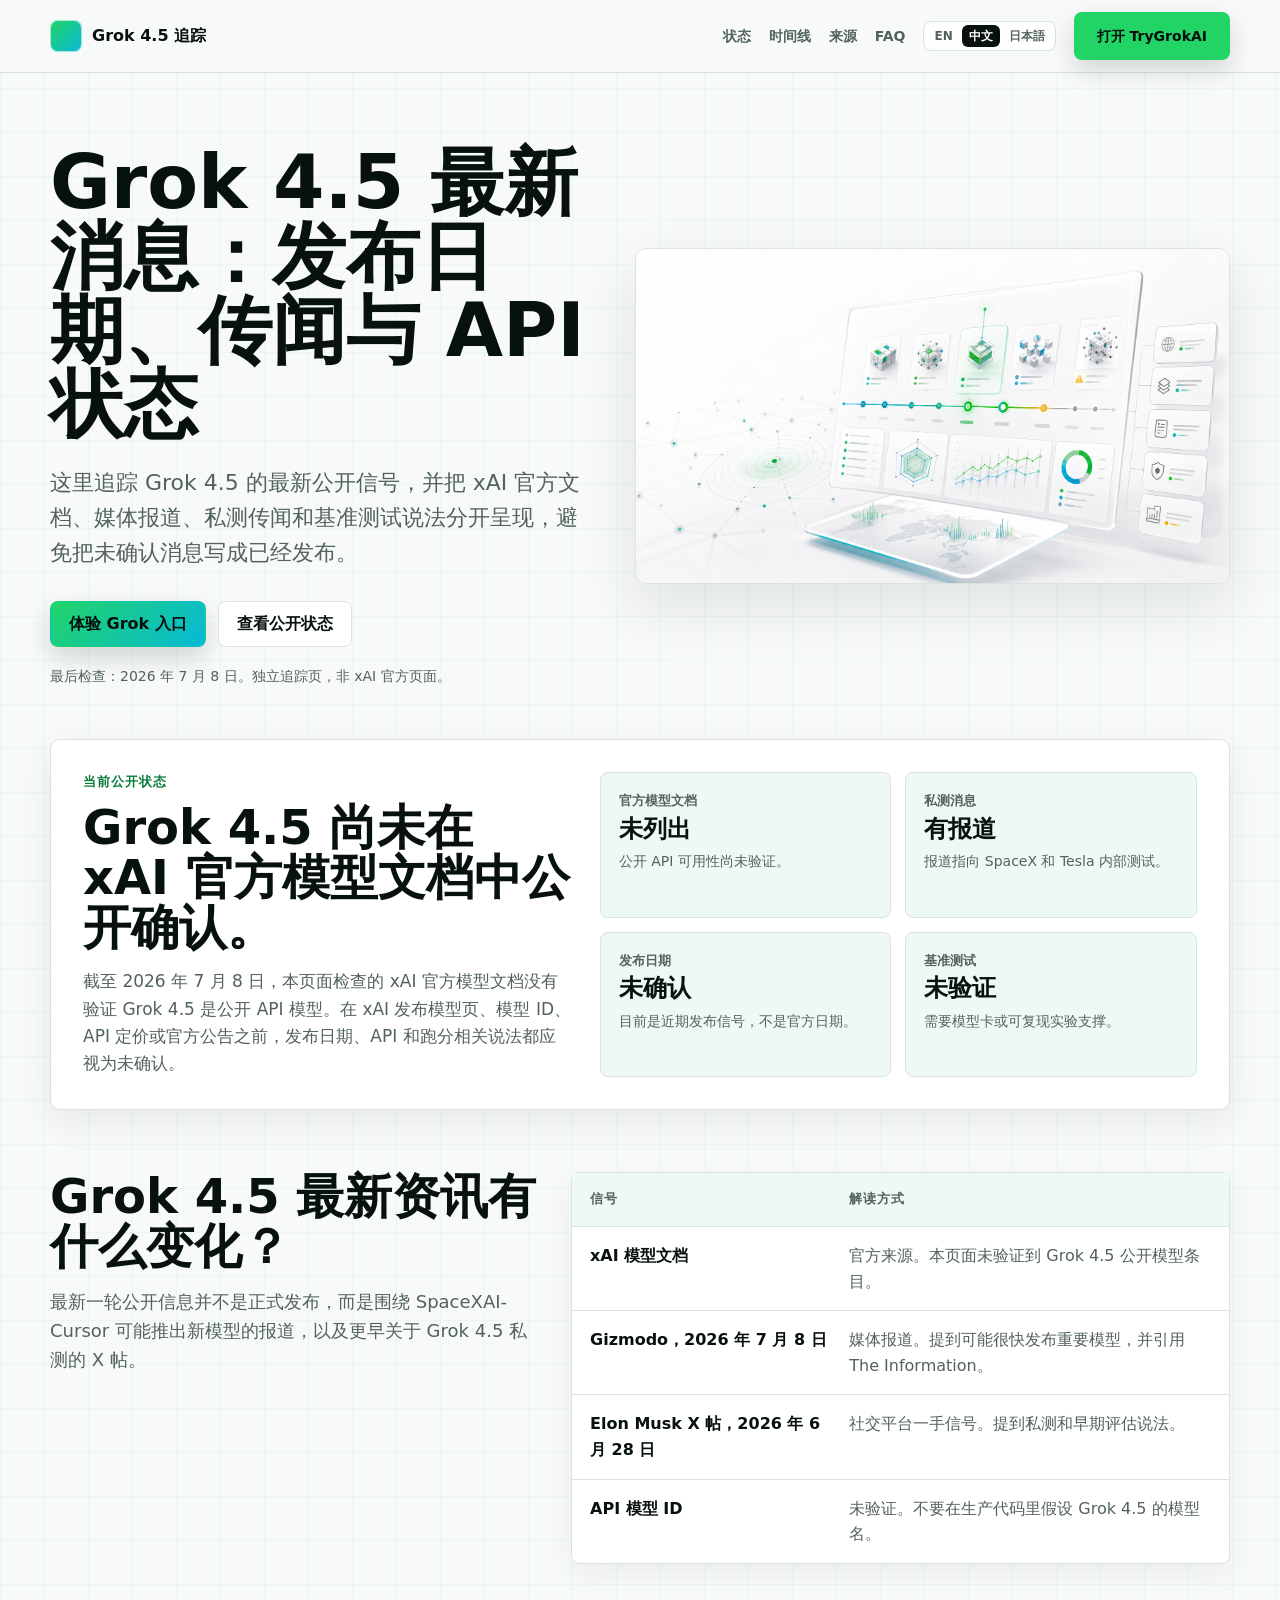
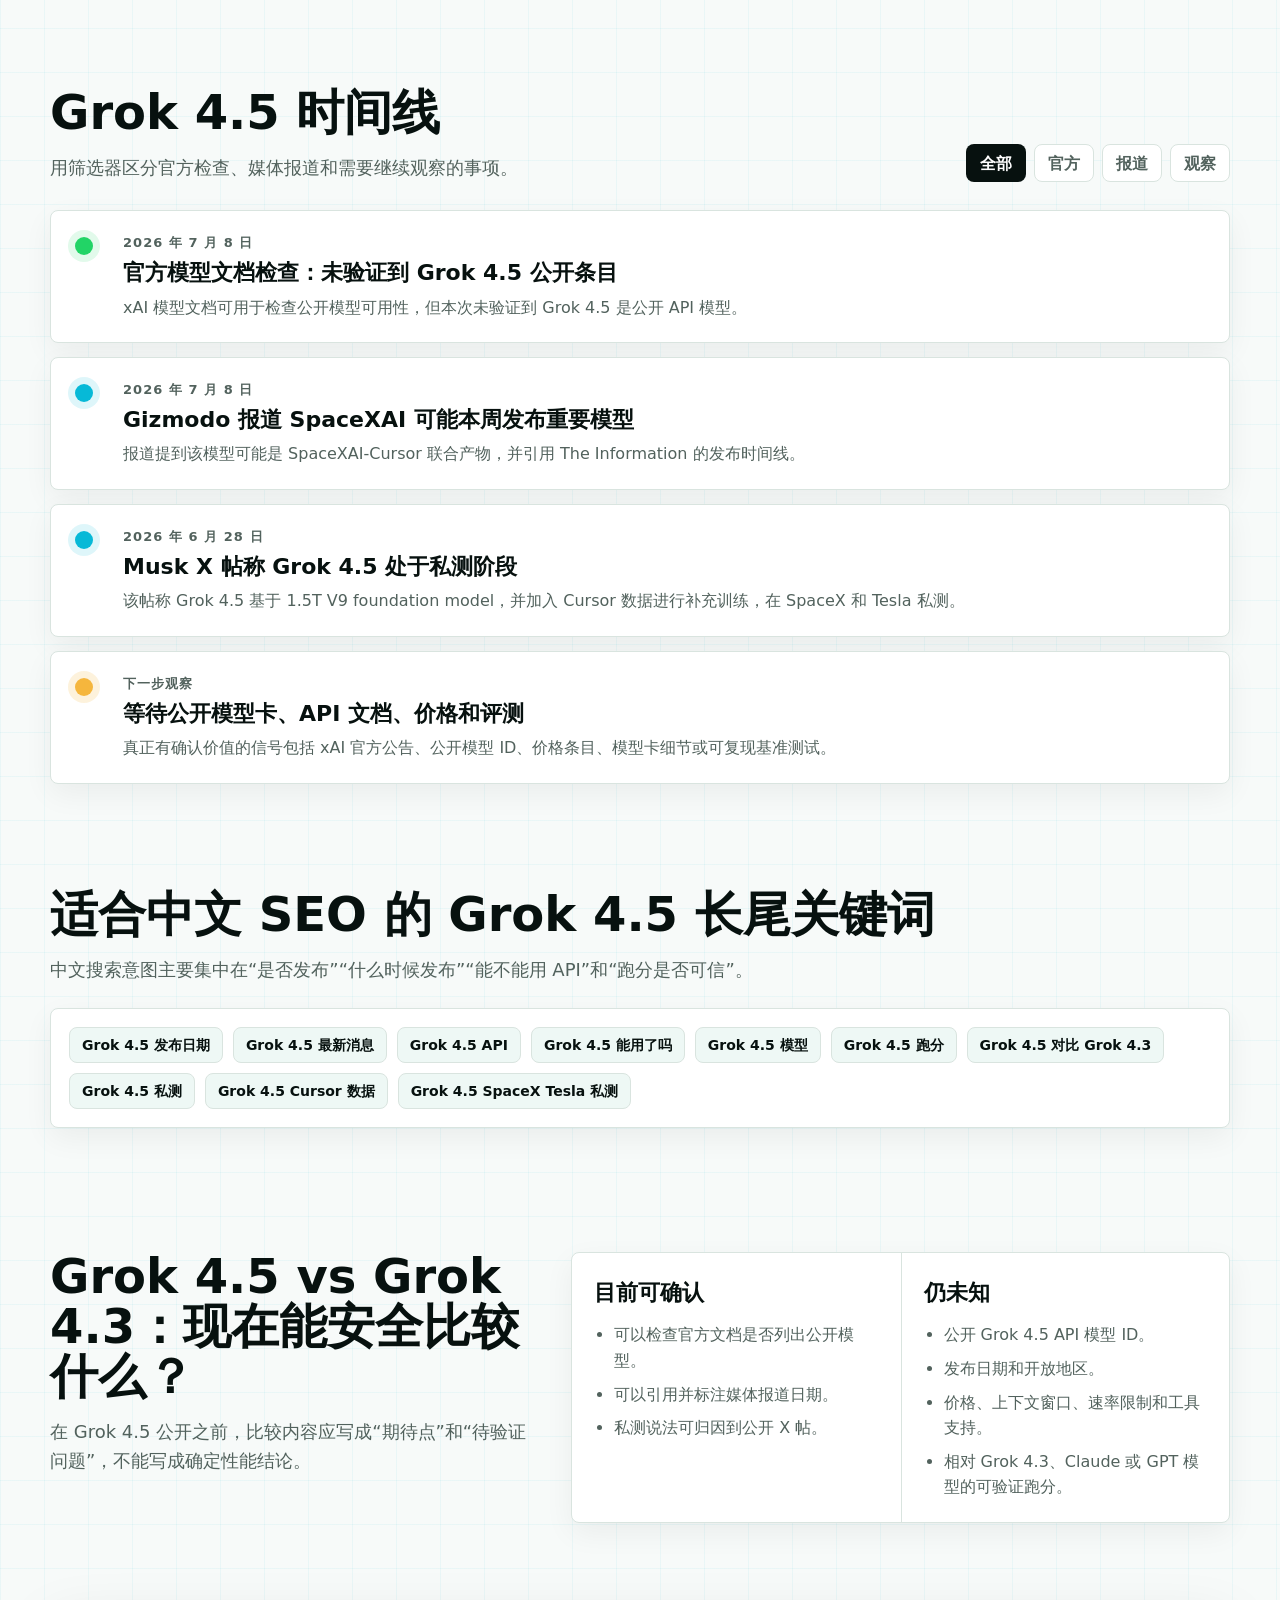
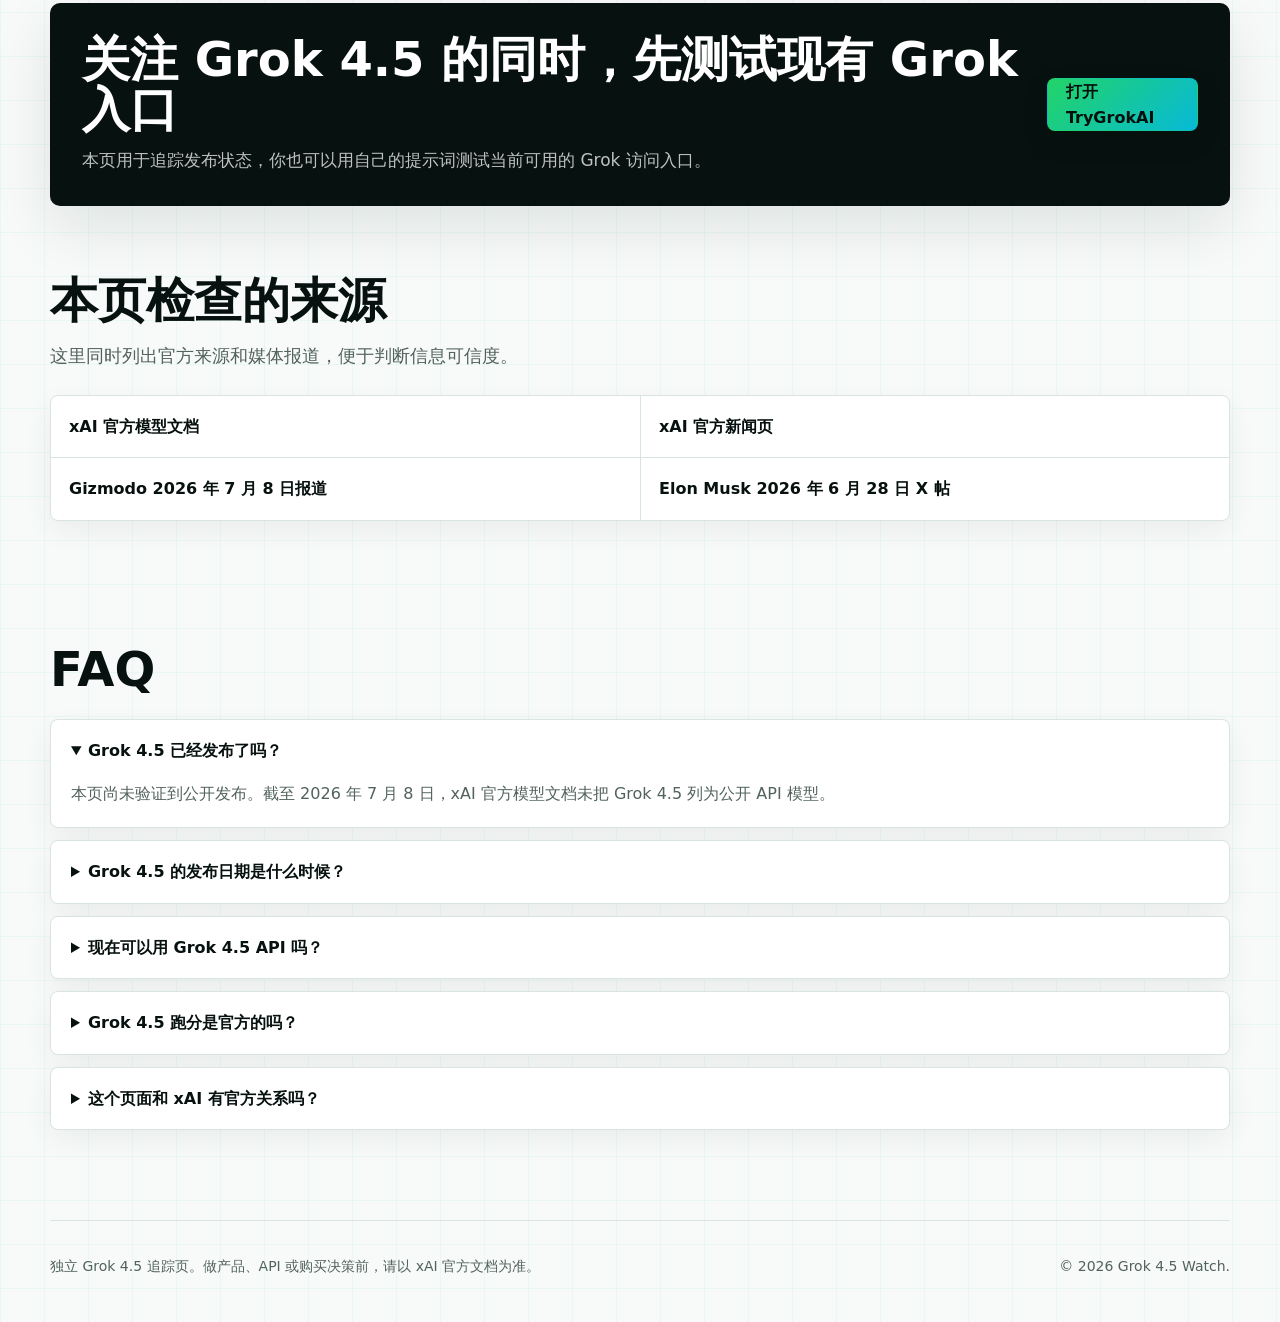
<file: zh-cn/index.html>
<!doctype html>
<html lang="zh-CN">
<head>
  <meta charset="utf-8">
  <meta name="viewport" content="width=device-width, initial-scale=1">
  <title>Grok 4.5 最新消息：发布日期、API 状态与传闻追踪</title>
  <meta name="description" content="追踪 Grok 4.5 最新资讯、发布日期信号、API 是否可用、基准测试传闻和 xAI 官方模型状态，并区分官方信息与未确认报道。">
  <meta name="robots" content="index,follow">
  <link rel="canonical" href="https://xianyu110.github.io/grok-4-5-news/zh-cn/">
  <link rel="alternate" hreflang="en-US" href="https://xianyu110.github.io/grok-4-5-news/">
  <link rel="alternate" hreflang="zh-CN" href="https://xianyu110.github.io/grok-4-5-news/zh-cn/">
  <link rel="alternate" hreflang="ja" href="https://xianyu110.github.io/grok-4-5-news/ja/">
  <link rel="alternate" hreflang="x-default" href="https://xianyu110.github.io/grok-4-5-news/">
  <meta property="og:title" content="Grok 4.5 最新消息追踪">
  <meta property="og:description" content="追踪 Grok 4.5 发布日期、API 状态、基准测试传闻和 xAI 官方确认情况。">
  <meta property="og:type" content="website">
  <meta property="og:url" content="https://xianyu110.github.io/grok-4-5-news/zh-cn/">
  <meta property="og:locale" content="zh_CN">
  <meta property="og:locale:alternate" content="en_US">
  <meta property="og:locale:alternate" content="ja_JP">
  <meta property="og:image" content="https://xianyu110.github.io/grok-4-5-news/assets/hero.png">
  <meta name="twitter:card" content="summary_large_image">
  <meta name="twitter:title" content="Grok 4.5 最新消息追踪">
  <meta name="twitter:description" content="Grok 4.5 发布日期、API 状态、基准测试传闻和官方来源检查。">
  <meta name="twitter:image" content="https://xianyu110.github.io/grok-4-5-news/assets/hero.png">
  <link rel="icon" href="../favicon.svg" type="image/svg+xml">
  <link rel="stylesheet" href="../styles.css">
  <script type="application/ld+json">
  {
    "@context": "https://schema.org",
    "@type": "WebPage",
    "name": "Grok 4.5 最新消息追踪",
    "url": "https://xianyu110.github.io/grok-4-5-news/zh-cn/",
    "description": "面向中文用户的 Grok 4.5 发布日期、API 状态、基准测试传闻和官方模型状态追踪页。",
    "inLanguage": "zh-CN",
    "dateModified": "2026-07-08",
    "about": [
      {"@type": "Thing", "name": "Grok 4.5"},
      {"@type": "Thing", "name": "xAI"},
      {"@type": "Thing", "name": "AI 模型发布"}
    ]
  }
  </script>
  <script type="application/ld+json">
  {
    "@context": "https://schema.org",
    "@type": "FAQPage",
    "inLanguage": "zh-CN",
    "mainEntity": [
      {"@type": "Question", "name": "Grok 4.5 已经发布了吗？", "acceptedAnswer": {"@type": "Answer", "text": "截至 2026 年 7 月 8 日，本页面检查的 xAI 官方模型文档尚未把 Grok 4.5 列为公开 API 模型。"}},
      {"@type": "Question", "name": "Grok 4.5 的发布日期是什么时候？", "acceptedAnswer": {"@type": "Answer", "text": "xAI 官方新闻页和模型文档中尚未确认公开发布日期。现有消息主要来自私测相关帖子和媒体报道，应视为未确认信号。"}},
      {"@type": "Question", "name": "现在可以使用 Grok 4.5 API 吗？", "acceptedAnswer": {"@type": "Answer", "text": "目前没有在官方 xAI 文档中验证到公开的 Grok 4.5 API 模型 ID。"}},
      {"@type": "Question", "name": "Grok 4.5 基准测试可信吗？", "acceptedAnswer": {"@type": "Answer", "text": "在官方模型卡、公开评测方法或可复现实验出现之前，基准测试说法都应作为未验证信息处理。"}},
      {"@type": "Question", "name": "这个页面是 xAI 官方页面吗？", "acceptedAnswer": {"@type": "Answer", "text": "不是。本页面是独立资讯追踪页，与 xAI 无官方关联。"}}
    ]
  }
  </script>
</head>
<body>
  <header class="site-header">
    <nav class="nav" aria-label="主导航">
      <a class="brand" href="#top">
        <span class="brand-mark" aria-hidden="true"></span>
        <span>Grok 4.5 追踪</span>
      </a>
      <div class="nav-links">
        <a href="#status">状态</a>
        <a href="#timeline">时间线</a>
        <a href="#sources">来源</a>
        <a href="#faq">FAQ</a>
        <span class="language-switch" aria-label="语言版本">
          <a href="../">EN</a>
          <a aria-current="page" href="./">中文</a>
          <a href="../ja/">日本語</a>
        </span>
        <a class="button top-cta" href="https://trygrokai.asia/list/" rel="nofollow sponsored">打开 TryGrokAI</a>
      </div>
    </nav>
  </header>

  <main id="top">
    <section class="hero" aria-labelledby="hero-title">
      <div class="hero-copy">
        <h1 id="hero-title">Grok 4.5 最新消息：发布日期、传闻与 API 状态</h1>
        <p>这里追踪 Grok 4.5 的最新公开信号，并把 xAI 官方文档、媒体报道、私测传闻和基准测试说法分开呈现，避免把未确认消息写成已经发布。</p>
        <div class="hero-actions">
          <a class="button primary" href="https://trygrokai.asia/list/" rel="nofollow sponsored">体验 Grok 入口</a>
          <a class="button secondary" href="#status">查看公开状态</a>
        </div>
        <p class="hero-note">最后检查：<time datetime="2026-07-08">2026 年 7 月 8 日</time>。独立追踪页，非 xAI 官方页面。</p>
      </div>
      <figure class="hero-media" aria-label="AI 模型发布追踪仪表盘插图">
        <img src="../assets/hero.png" alt="抽象 AI 模型发布追踪仪表盘，包含状态卡片、时间线、雷达和图表">
      </figure>
    </section>

    <section class="status-band" id="status">
      <div class="status-main">
        <span class="label">当前公开状态</span>
        <h2>Grok 4.5 尚未在 xAI 官方模型文档中公开确认。</h2>
        <p>截至 2026 年 7 月 8 日，本页面检查的 xAI 官方模型文档没有验证 Grok 4.5 是公开 API 模型。在 xAI 发布模型页、模型 ID、API 定价或官方公告之前，发布日期、API 和跑分相关说法都应视为未确认。</p>
      </div>
      <div class="status-grid">
        <div class="status-card">
          <span>官方模型文档</span>
          <strong>未列出</strong>
          <p>公开 API 可用性尚未验证。</p>
        </div>
        <div class="status-card">
          <span>私测消息</span>
          <strong>有报道</strong>
          <p>报道指向 SpaceX 和 Tesla 内部测试。</p>
        </div>
        <div class="status-card">
          <span>发布日期</span>
          <strong>未确认</strong>
          <p>目前是近期发布信号，不是官方日期。</p>
        </div>
        <div class="status-card">
          <span>基准测试</span>
          <strong>未验证</strong>
          <p>需要模型卡或可复现实验支撑。</p>
        </div>
      </div>
    </section>

    <section class="section split">
      <div>
        <h2>Grok 4.5 最新资讯有什么变化？</h2>
        <p class="section-lede">最新一轮公开信息并不是正式发布，而是围绕 SpaceXAI-Cursor 可能推出新模型的报道，以及更早关于 Grok 4.5 私测的 X 帖。</p>
      </div>
      <div class="fact-table" role="table" aria-label="官方事实与报道传闻对照">
        <div role="row" class="fact-row header">
          <span role="columnheader">信号</span>
          <span role="columnheader">解读方式</span>
        </div>
        <div role="row" class="fact-row">
          <span role="cell">xAI 模型文档</span>
          <span role="cell">官方来源。本页面未验证到 Grok 4.5 公开模型条目。</span>
        </div>
        <div role="row" class="fact-row">
          <span role="cell">Gizmodo，2026 年 7 月 8 日</span>
          <span role="cell">媒体报道。提到可能很快发布重要模型，并引用 The Information。</span>
        </div>
        <div role="row" class="fact-row">
          <span role="cell">Elon Musk X 帖，2026 年 6 月 28 日</span>
          <span role="cell">社交平台一手信号。提到私测和早期评估说法。</span>
        </div>
        <div role="row" class="fact-row">
          <span role="cell">API 模型 ID</span>
          <span role="cell">未验证。不要在生产代码里假设 Grok 4.5 的模型名。</span>
        </div>
      </div>
    </section>

    <section class="section" id="timeline">
      <div class="section-head">
        <div>
          <h2>Grok 4.5 时间线</h2>
          <p class="section-lede">用筛选器区分官方检查、媒体报道和需要继续观察的事项。</p>
        </div>
        <div class="filter-group" aria-label="时间线筛选">
          <button class="filter active" type="button" data-filter="all">全部</button>
          <button class="filter" type="button" data-filter="official">官方</button>
          <button class="filter" type="button" data-filter="reported">报道</button>
          <button class="filter" type="button" data-filter="watch">观察</button>
        </div>
      </div>
      <div class="timeline">
        <article class="event" data-kind="official">
          <time datetime="2026-07-08">2026 年 7 月 8 日</time>
          <h3>官方模型文档检查：未验证到 Grok 4.5 公开条目</h3>
          <p>xAI 模型文档可用于检查公开模型可用性，但本次未验证到 Grok 4.5 是公开 API 模型。</p>
        </article>
        <article class="event" data-kind="reported">
          <time datetime="2026-07-08">2026 年 7 月 8 日</time>
          <h3>Gizmodo 报道 SpaceXAI 可能本周发布重要模型</h3>
          <p>报道提到该模型可能是 SpaceXAI-Cursor 联合产物，并引用 The Information 的发布时间线。</p>
        </article>
        <article class="event" data-kind="reported">
          <time datetime="2026-06-28">2026 年 6 月 28 日</time>
          <h3>Musk X 帖称 Grok 4.5 处于私测阶段</h3>
          <p>该帖称 Grok 4.5 基于 1.5T V9 foundation model，并加入 Cursor 数据进行补充训练，在 SpaceX 和 Tesla 私测。</p>
        </article>
        <article class="event" data-kind="watch">
          <time datetime="2026-07-08">下一步观察</time>
          <h3>等待公开模型卡、API 文档、价格和评测</h3>
          <p>真正有确认价值的信号包括 xAI 官方公告、公开模型 ID、价格条目、模型卡细节或可复现基准测试。</p>
        </article>
      </div>
    </section>

    <section class="section keyword-section">
      <h2>适合中文 SEO 的 Grok 4.5 长尾关键词</h2>
      <p class="section-lede">中文搜索意图主要集中在“是否发布”“什么时候发布”“能不能用 API”和“跑分是否可信”。</p>
      <div class="keyword-grid">
        <span>Grok 4.5 发布日期</span>
        <span>Grok 4.5 最新消息</span>
        <span>Grok 4.5 API</span>
        <span>Grok 4.5 能用了吗</span>
        <span>Grok 4.5 模型</span>
        <span>Grok 4.5 跑分</span>
        <span>Grok 4.5 对比 Grok 4.3</span>
        <span>Grok 4.5 私测</span>
        <span>Grok 4.5 Cursor 数据</span>
        <span>Grok 4.5 SpaceX Tesla 私测</span>
      </div>
    </section>

    <section class="section split">
      <div>
        <h2>Grok 4.5 vs Grok 4.3：现在能安全比较什么？</h2>
        <p class="section-lede">在 Grok 4.5 公开之前，比较内容应写成“期待点”和“待验证问题”，不能写成确定性能结论。</p>
      </div>
      <div class="comparison">
        <div>
          <h3>目前可确认</h3>
          <ul>
            <li>可以检查官方文档是否列出公开模型。</li>
            <li>可以引用并标注媒体报道日期。</li>
            <li>私测说法可归因到公开 X 帖。</li>
          </ul>
        </div>
        <div>
          <h3>仍未知</h3>
          <ul>
            <li>公开 Grok 4.5 API 模型 ID。</li>
            <li>发布日期和开放地区。</li>
            <li>价格、上下文窗口、速率限制和工具支持。</li>
            <li>相对 Grok 4.3、Claude 或 GPT 模型的可验证跑分。</li>
          </ul>
        </div>
      </div>
    </section>

    <section class="cta-band">
      <div>
        <h2>关注 Grok 4.5 的同时，先测试现有 Grok 入口</h2>
        <p>本页用于追踪发布状态，你也可以用自己的提示词测试当前可用的 Grok 访问入口。</p>
      </div>
      <a class="button primary" href="https://trygrokai.asia/list/" rel="nofollow sponsored">打开 TryGrokAI</a>
    </section>

    <section class="section" id="sources">
      <h2>本页检查的来源</h2>
      <p class="section-lede">这里同时列出官方来源和媒体报道，便于判断信息可信度。</p>
      <div class="source-list">
        <a href="https://docs.x.ai/developers/models">xAI 官方模型文档</a>
        <a href="https://x.ai/news">xAI 官方新闻页</a>
        <a href="https://gizmodo.com/spacexai-will-reportedly-release-a-major-new-ai-model-this-week-2000782710">Gizmodo 2026 年 7 月 8 日报道</a>
        <a href="https://x.com/elonmusk/status/2071184354756477041">Elon Musk 2026 年 6 月 28 日 X 帖</a>
      </div>
    </section>

    <section class="section" id="faq">
      <h2>FAQ</h2>
      <div class="faq-list">
        <details class="faq-item" open>
          <summary>Grok 4.5 已经发布了吗？</summary>
          <p>本页尚未验证到公开发布。截至 2026 年 7 月 8 日，xAI 官方模型文档未把 Grok 4.5 列为公开 API 模型。</p>
        </details>
        <details class="faq-item">
          <summary>Grok 4.5 的发布日期是什么时候？</summary>
          <p>xAI 官方页面尚未确认公开发布日期。现有内容更适合作为发布观察和报道线索。</p>
        </details>
        <details class="faq-item">
          <summary>现在可以用 Grok 4.5 API 吗？</summary>
          <p>目前没有在 xAI 官方文档中验证到公开的 Grok 4.5 API 模型 ID，不建议在生产系统里硬编码猜测模型名。</p>
        </details>
        <details class="faq-item">
          <summary>Grok 4.5 跑分是官方的吗？</summary>
          <p>目前公开说法不足以形成可靠跑分表。需要等待官方模型卡、评测方法或第三方可复现实验。</p>
        </details>
        <details class="faq-item">
          <summary>这个页面和 xAI 有官方关系吗？</summary>
          <p>没有。本页是独立落地页和资讯追踪页，公司与模型名称归各自所有者所有。</p>
        </details>
      </div>
    </section>
  </main>

  <footer class="footer">
    <p>独立 Grok 4.5 追踪页。做产品、API 或购买决策前，请以 xAI 官方文档为准。</p>
    <p>&copy; <span data-year></span> Grok 4.5 Watch.</p>
  </footer>

  <script src="../script.js"></script>
</body>
</html>
</file>
<file: styles.css>
:root {
  --bg: #f7faf9;
  --paper: #ffffff;
  --ink: #07110f;
  --muted: #52625d;
  --line: #d9e4df;
  --green: #22d466;
  --green-dark: #087c3a;
  --cyan: #07b9d7;
  --amber: #f5b63d;
  --red: #d84f45;
  --soft: #eef8f5;
  --shadow: 0 22px 60px rgba(7, 17, 15, 0.1);
  font-family: Inter, ui-sans-serif, system-ui, -apple-system, BlinkMacSystemFont, "Segoe UI", sans-serif;
}

* {
  box-sizing: border-box;
}

html {
  scroll-behavior: smooth;
}

body {
  margin: 0;
  color: var(--ink);
  background:
    linear-gradient(rgba(7, 185, 215, 0.055) 1px, transparent 1px),
    linear-gradient(90deg, rgba(7, 185, 215, 0.055) 1px, transparent 1px),
    var(--bg);
  background-size: 44px 44px;
  line-height: 1.6;
}

a {
  color: inherit;
}

.site-header {
  position: sticky;
  top: 0;
  z-index: 20;
  border-bottom: 1px solid rgba(173, 190, 184, 0.45);
  background: rgba(247, 250, 249, 0.92);
  backdrop-filter: blur(16px);
}

.nav {
  width: min(1180px, calc(100% - 40px));
  min-height: 72px;
  margin: 0 auto;
  display: flex;
  align-items: center;
  justify-content: space-between;
  gap: 24px;
}

.brand {
  display: flex;
  align-items: center;
  gap: 10px;
  font-weight: 850;
  text-decoration: none;
  white-space: nowrap;
}

.brand-mark {
  width: 32px;
  height: 32px;
  border-radius: 8px;
  background: linear-gradient(135deg, var(--green), var(--cyan));
  box-shadow: inset 0 0 0 1px rgba(255, 255, 255, 0.6);
}

.nav-links {
  display: flex;
  align-items: center;
  gap: 18px;
  color: var(--muted);
  font-size: 14px;
  font-weight: 700;
}

.nav-links a {
  text-decoration: none;
}

.language-switch {
  display: inline-flex;
  align-items: center;
  gap: 2px;
  padding: 3px;
  border: 1px solid var(--line);
  border-radius: 8px;
  background: rgba(255, 255, 255, 0.78);
}

.language-switch a {
  padding: 4px 7px;
  border-radius: 6px;
  color: var(--muted);
  font-size: 12px;
  line-height: 1.2;
}

.language-switch a[aria-current="page"] {
  background: var(--ink);
  color: #fff;
}

.button,
button {
  display: inline-flex;
  align-items: center;
  justify-content: center;
  min-height: 46px;
  padding: 0 18px;
  border: 1px solid transparent;
  border-radius: 8px;
  background: var(--ink);
  color: #fff;
  font: inherit;
  font-weight: 820;
  text-decoration: none;
  cursor: pointer;
  box-shadow: 0 10px 24px rgba(7, 17, 15, 0.16);
}

.button.primary {
  background: linear-gradient(135deg, var(--green), var(--cyan));
  color: #04100d;
}

.button.secondary {
  background: #fff;
  color: var(--ink);
  border-color: var(--line);
  box-shadow: none;
}

.top-cta {
  min-height: 48px;
  padding-inline: 22px;
  background: var(--green);
  color: #04100d;
}

.hero {
  width: min(1180px, calc(100% - 40px));
  margin: 0 auto;
  padding: 72px 0 52px;
  display: grid;
  grid-template-columns: minmax(0, 0.95fr) minmax(390px, 1.05fr);
  gap: 46px;
  align-items: center;
}

.hero h1 {
  margin: 0;
  max-width: 780px;
  font-size: clamp(42px, 6.8vw, 74px);
  line-height: 1;
  letter-spacing: 0;
}

.hero-copy p {
  margin: 24px 0 0;
  max-width: 720px;
  color: var(--muted);
  font-size: clamp(18px, 2vw, 22px);
}

.hero-actions {
  margin-top: 30px;
  display: flex;
  flex-wrap: wrap;
  gap: 12px;
}

.hero-copy .hero-note {
  margin-top: 18px;
  color: var(--muted);
  font-size: 14px;
}

.hero-media {
  margin: 0;
  border: 1px solid var(--line);
  border-radius: 12px;
  background: var(--paper);
  box-shadow: var(--shadow);
  overflow: hidden;
}

.hero-media img {
  display: block;
  width: 100%;
  aspect-ratio: 16 / 9;
  object-fit: cover;
}

.status-band {
  width: min(1180px, calc(100% - 40px));
  margin: 0 auto;
  padding: 32px;
  display: grid;
  grid-template-columns: 0.9fr 1.1fr;
  gap: 28px;
  border: 1px solid var(--line);
  border-radius: 10px;
  background: var(--paper);
  box-shadow: 0 12px 36px rgba(7, 17, 15, 0.07);
}

.label {
  display: block;
  margin-bottom: 10px;
  color: var(--green-dark);
  font-size: 13px;
  font-weight: 850;
  text-transform: uppercase;
  letter-spacing: 0.08em;
}

.status-main h2,
.section h2,
.cta-band h2 {
  margin: 0;
  font-size: clamp(30px, 4vw, 48px);
  line-height: 1.04;
  letter-spacing: 0;
}

.status-main p {
  margin: 16px 0 0;
  color: var(--muted);
  font-size: 17px;
}

.status-grid {
  display: grid;
  grid-template-columns: repeat(2, minmax(0, 1fr));
  gap: 14px;
}

.status-card {
  padding: 18px;
  border: 1px solid var(--line);
  border-radius: 8px;
  background: var(--soft);
}

.status-card span {
  display: block;
  color: var(--muted);
  font-size: 13px;
  font-weight: 760;
}

.status-card strong {
  display: block;
  margin-top: 4px;
  font-size: 24px;
  line-height: 1.1;
}

.status-card p {
  margin: 8px 0 0;
  color: var(--muted);
  font-size: 14px;
}

.section {
  width: min(1180px, calc(100% - 40px));
  margin: 0 auto;
  padding: 62px 0;
}

.split {
  display: grid;
  grid-template-columns: 0.85fr 1.15fr;
  gap: 34px;
  align-items: start;
}

.section-lede {
  margin: 16px 0 0;
  max-width: 820px;
  color: var(--muted);
  font-size: 18px;
}

.fact-table,
.comparison,
.faq-item,
.event,
.source-list,
.keyword-grid {
  border: 1px solid var(--line);
  border-radius: 8px;
  background: var(--paper);
  box-shadow: 0 10px 30px rgba(7, 17, 15, 0.055);
}

.fact-row {
  display: grid;
  grid-template-columns: 0.8fr 1.2fr;
  gap: 18px;
  padding: 16px 18px;
  border-top: 1px solid var(--line);
}

.fact-row:first-child {
  border-top: 0;
}

.fact-row.header {
  color: var(--muted);
  font-size: 13px;
  font-weight: 850;
  text-transform: uppercase;
  letter-spacing: 0.08em;
  background: var(--soft);
}

.fact-row span:first-child:not([role="columnheader"]) {
  font-weight: 820;
}

.fact-row span:last-child {
  color: var(--muted);
}

.section-head {
  display: flex;
  align-items: end;
  justify-content: space-between;
  gap: 24px;
}

.filter-group {
  display: flex;
  flex-wrap: wrap;
  gap: 8px;
}

.filter {
  min-height: 38px;
  padding: 0 13px;
  border: 1px solid var(--line);
  background: #fff;
  color: var(--muted);
  box-shadow: none;
}

.filter.active {
  border-color: transparent;
  background: var(--ink);
  color: #fff;
}

.timeline {
  margin-top: 28px;
  display: grid;
  gap: 14px;
}

.event {
  position: relative;
  padding: 22px 22px 22px 72px;
}

.event::before {
  content: "";
  position: absolute;
  left: 24px;
  top: 26px;
  width: 18px;
  height: 18px;
  border-radius: 50%;
  background: var(--green);
  box-shadow: 0 0 0 7px rgba(34, 212, 102, 0.13);
}

.event[data-kind="reported"]::before {
  background: var(--cyan);
  box-shadow: 0 0 0 7px rgba(7, 185, 215, 0.13);
}

.event[data-kind="watch"]::before {
  background: var(--amber);
  box-shadow: 0 0 0 7px rgba(245, 182, 61, 0.18);
}

.event time {
  display: block;
  color: var(--muted);
  font-size: 13px;
  font-weight: 850;
  text-transform: uppercase;
  letter-spacing: 0.08em;
}

.event h3 {
  margin: 6px 0 0;
  font-size: 22px;
  line-height: 1.2;
}

.event p {
  margin: 8px 0 0;
  color: var(--muted);
}

.keyword-section {
  padding-top: 44px;
}

.keyword-grid {
  margin-top: 24px;
  padding: 18px;
  display: flex;
  flex-wrap: wrap;
  gap: 10px;
}

.keyword-grid span {
  display: inline-flex;
  min-height: 36px;
  align-items: center;
  border: 1px solid var(--line);
  border-radius: 8px;
  padding: 0 12px;
  background: var(--soft);
  color: var(--ink);
  font-size: 14px;
  font-weight: 780;
}

.comparison {
  display: grid;
  grid-template-columns: 1fr 1fr;
  gap: 0;
  overflow: hidden;
}

.comparison > div {
  padding: 22px;
}

.comparison > div + div {
  border-left: 1px solid var(--line);
}

.comparison h3 {
  margin: 0 0 12px;
  font-size: 22px;
}

.comparison ul {
  margin: 0;
  padding-left: 20px;
  color: var(--muted);
}

.comparison li + li {
  margin-top: 8px;
}

.cta-band {
  width: min(1180px, calc(100% - 40px));
  margin: 18px auto 8px;
  padding: 32px;
  display: flex;
  align-items: center;
  justify-content: space-between;
  gap: 24px;
  border-radius: 10px;
  background: #07110f;
  color: #fff;
  box-shadow: var(--shadow);
}

.cta-band p {
  margin: 12px 0 0;
  max-width: 680px;
  color: rgba(255, 255, 255, 0.74);
  font-size: 17px;
}

.source-list {
  margin-top: 24px;
  display: grid;
  grid-template-columns: repeat(2, minmax(0, 1fr));
  gap: 0;
  overflow: hidden;
}

.source-list a {
  padding: 18px;
  border-top: 1px solid var(--line);
  text-decoration: none;
  font-weight: 780;
}

.source-list a:nth-child(1),
.source-list a:nth-child(2) {
  border-top: 0;
}

.source-list a:nth-child(even) {
  border-left: 1px solid var(--line);
}

.source-list a:hover {
  background: var(--soft);
}

.faq-list {
  margin-top: 24px;
  display: grid;
  gap: 12px;
}

.faq-item {
  padding: 0;
  overflow: hidden;
}

.faq-item summary {
  padding: 18px 20px;
  font-weight: 850;
  cursor: pointer;
}

.faq-item p {
  margin: 0;
  padding: 0 20px 20px;
  color: var(--muted);
}

.footer {
  width: min(1180px, calc(100% - 40px));
  margin: 28px auto 0;
  padding: 34px 0 44px;
  border-top: 1px solid var(--line);
  color: var(--muted);
  font-size: 14px;
  display: flex;
  justify-content: space-between;
  gap: 20px;
}

.footer p {
  margin: 0;
}

@media (max-width: 920px) {
  .nav {
    min-height: auto;
    padding: 14px 0;
    align-items: flex-start;
    flex-direction: column;
  }

  .nav-links {
    width: 100%;
    flex-wrap: wrap;
    gap: 12px;
  }

  .hero,
  .status-band,
  .split {
    grid-template-columns: 1fr;
  }

  .hero {
    padding-top: 48px;
  }

  .section-head,
  .cta-band,
  .footer {
    align-items: flex-start;
    flex-direction: column;
  }
}

@media (max-width: 640px) {
  .nav,
  .hero,
  .status-band,
  .section,
  .cta-band,
  .footer {
    width: min(100% - 28px, 1180px);
  }

  .nav-links a:not(.top-cta) {
    display: none;
  }

  .language-switch {
    display: none;
  }

  .hero {
    padding: 40px 0;
    gap: 28px;
  }

  .hero h1 {
    font-size: 40px;
  }

  .hero-copy p,
  .section-lede {
    font-size: 16px;
  }

  .hero-actions .button,
  .top-cta,
  .cta-band .button {
    width: 100%;
  }

  .status-band,
  .cta-band {
    padding: 22px;
  }

  .status-grid,
  .comparison,
  .source-list,
  .fact-row {
    grid-template-columns: 1fr;
  }

  .comparison > div + div,
  .source-list a:nth-child(even) {
    border-left: 0;
  }

  .source-list a:nth-child(2) {
    border-top: 1px solid var(--line);
  }

  .event {
    padding: 22px;
  }

  .event::before {
    position: static;
    display: block;
    margin-bottom: 12px;
  }
}
</file>
